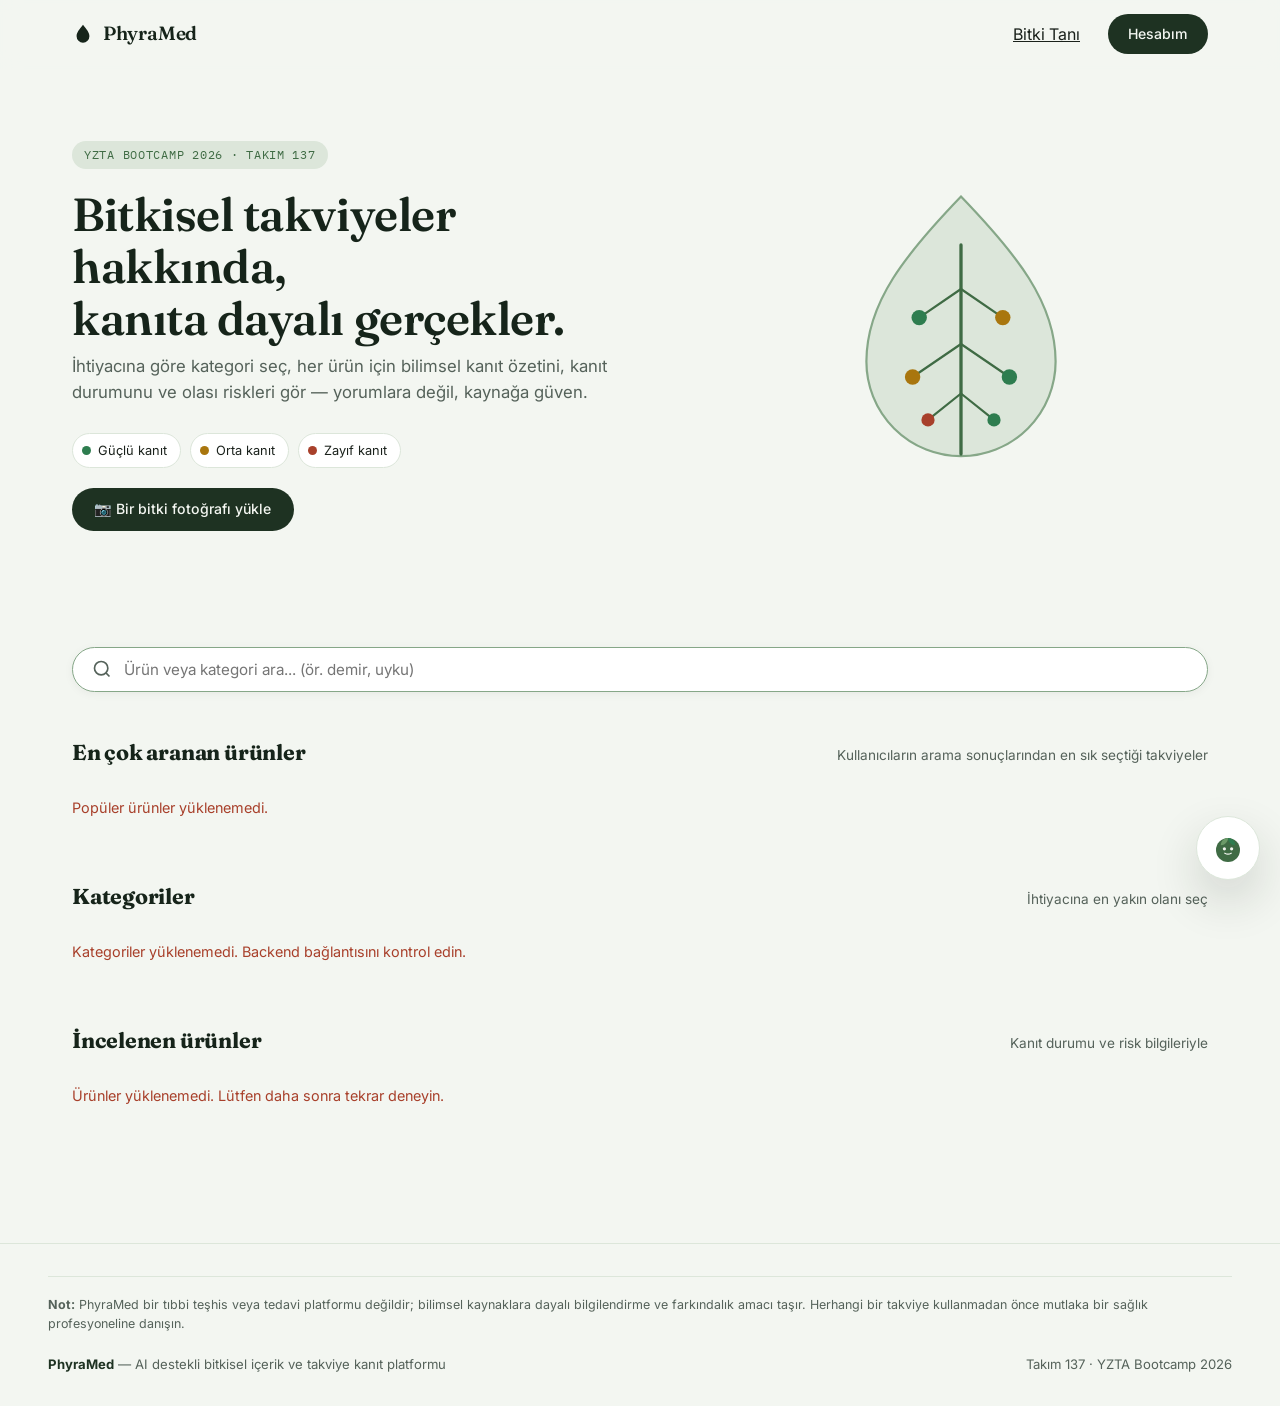
<file: index.html>
<!doctype html>
<html lang="tr">
<head>
  <meta charset="UTF-8" />
  <meta name="viewport" content="width=device-width, initial-scale=1.0" />
  <meta name="description" content="PhyraMed — bitkisel takviyeler için bilimsel kanıt özeti, kanıt durumu ve risk bilgisiyle güvenilir bilgiler." />
  <title>PhyraMed — Kanıta Dayalı Bitkisel Takviye Rehberi</title>
  <link rel="icon" href="data:image/svg+xml,%3Csvg xmlns='http://www.w3.org/2000/svg' viewBox='0 0 24 24'%3E%3Cpath fill='%2329442E' d='M12 2C8 7 5 10.5 5 14.5A7 7 0 0 0 19 14.5C19 10.5 16 7 12 2z'/%3E%3C/svg%3E" />
  <link rel="preconnect" href="https://fonts.googleapis.com" />
  <link href="https://fonts.googleapis.com/css2?family=Fraunces:opsz,wght@9..144,500;9..144,600;9..144,700&family=Inter:wght@400;500;600&family=IBM+Plex+Mono:wght@400;500&display=swap" rel="stylesheet" />
  <link rel="stylesheet" href="css/style.css" />
  <script src="js/data.js" defer></script>
  <script src="js/main.js" defer></script>
</head>
<body data-home="index.html" data-profil="pages/profil.html" data-tani="pages/gorsel-tanima.html">

  <!-- İçerik js/main.js tarafından enjekte ediliyor (bkz. navHTML) -->
  <header class="navbar"></header>

  <main class="page">

    <section class="hero">
      <div>
        <span class="eyebrow">YZTA Bootcamp 2026 · Takım 137</span>
        <h1>Bitkisel takviyeler hakkında,<br>kanıta dayalı gerçekler.</h1>
        <p class="lede">
          İhtiyacına göre kategori seç, her ürün için bilimsel kanıt özetini,
          kanıt durumunu ve olası riskleri gör — yorumlara değil, kaynağa güven.
        </p>
        <div class="legend" aria-label="Kanıt seviyesi açıklaması">
          <span class="legend-chip"><span class="legend-dot" style="background:var(--evidence-strong)"></span>Güçlü kanıt</span>
          <span class="legend-chip"><span class="legend-dot" style="background:var(--evidence-middle)"></span>Orta kanıt</span>
          <span class="legend-chip"><span class="legend-dot" style="background:var(--evidence-weak)"></span>Zayıf kanıt</span>
        </div>
        <p style="margin-top:1.25rem;">
          <a href="pages/gorsel-tanima.html" class="btn-primary" style="display:inline-flex;text-decoration:none;">
            📷 Bir bitki fotoğrafı yükle
          </a>
        </p>
      </div>

      <div class="hero-art" aria-hidden="true">
        <!-- İmza görsel: yaprak + moleküler damar deseni -->
        <svg viewBox="0 0 320 320" fill="none">
          <path d="M160 26C110 78 74 122 74 176a86 86 0 0 0 172 0c0-54-36-98-86-150z"
                fill="var(--forest-100)" stroke="var(--forest-300)" stroke-width="2"/>
          <path d="M160 70v190" stroke="var(--forest-500)" stroke-width="3" stroke-linecap="round"/>
          <path d="M160 110l-38 26M160 110l38 26M160 160l-44 30M160 160l44 30M160 205l-30 24M160 205l30 24"
                stroke="var(--forest-500)" stroke-width="2" stroke-linecap="round"/>
          <circle cx="122" cy="136" r="7" fill="var(--evidence-strong)"/>
          <circle cx="198" cy="136" r="7" fill="var(--evidence-middle)"/>
          <circle cx="116" cy="190" r="7" fill="var(--evidence-middle)"/>
          <circle cx="204" cy="190" r="7" fill="var(--evidence-strong)"/>
          <circle cx="130" cy="229" r="6" fill="var(--evidence-weak)"/>
          <circle cx="190" cy="229" r="6" fill="var(--evidence-strong)"/>
        </svg>
      </div>
    </section>

    <section class="section search-section">
      <div class="search-bar-wrap">
        <svg width="20" height="20" viewBox="0 0 24 24" fill="none" stroke="currentColor" stroke-width="2">
          <circle cx="11" cy="11" r="8"/><path d="m21 21-4.3-4.3"/>
        </svg>
        <input
          type="text"
          id="search-input"
          class="search-input"
          placeholder="Ürün veya kategori ara... (ör. demir, uyku)"
          autocomplete="off"
        />
        <button type="button" id="search-clear" class="search-clear" style="display:none;" aria-label="Aramayı temizle">✕</button>
      </div>
      <div id="search-results" class="search-results" style="display:none;"></div>
    </section>

    <section class="section" id="popular-section">
      <div class="section-head">
        <h2>En çok aranan ürünler</h2>
        <span class="hint">Kullanıcıların arama sonuçlarından en sık seçtiği takviyeler</span>
      </div>
      <div class="grid popular-products" id="popular-grid"></div>
    </section>

    <section class="section">
      <div class="section-head">
        <h2>Kategoriler</h2>
        <span class="hint">İhtiyacına en yakın olanı seç</span>
      </div>
      <div class="grid categories" id="category-grid"></div>
    </section>

    <section class="section">
      <div class="section-head">
        <h2>İncelenen ürünler</h2>
        <span class="hint">Kanıt durumu ve risk bilgileriyle</span>
      </div>
      <div class="grid products" id="product-grid"></div>
    </section>

  </main>

  <footer class="site-footer"></footer>

  <div class="chatbot-wrap"></div>

<script>
  document.addEventListener("DOMContentLoaded", async () => {
    const catGrid = document.getElementById("category-grid");
    const prodGrid = document.getElementById("product-grid");

    const API_BASE_URL =
      PhyraMed.API_BASE_URL || "http://127.0.0.1:8000";

    const CATEGORY_ORDER = [
      "Uyku ve Dinlenme",
      "Stres ve Zihinsel İyi Oluş",
      "Sindirim ve Bağırsak Sağlığı",
      "Bağışıklık Desteği",
      "Enerji ve Yorgunluk",
      "Cilt, Saç ve Tırnak Desteği",
    ];

    let categories = [];
    let products = [];
    let activeCategory = null;

    PhyraMed.renderSkeletons(catGrid, 6, "skeleton-category");
    PhyraMed.renderSkeletons(prodGrid, 6, "skeleton-product");

    const popGrid = document.getElementById("popular-grid");
    PhyraMed.renderSkeletons(popGrid, 4, "skeleton-product");

    try {
      const [categoryResponse, productResponse, popularResponse] = await Promise.all([
        fetch(`${API_BASE_URL}/category/`),
        fetch(`${API_BASE_URL}/products/`),
        fetch(`${API_BASE_URL}/products/popular?limit=4`),
      ]);

      if (!categoryResponse.ok) throw new Error(`Kategori isteği başarısız: ${categoryResponse.status}`);
      if (!productResponse.ok) throw new Error(`Ürün isteği başarısız: ${productResponse.status}`);
      if (!popularResponse.ok) throw new Error(`Popüler ürün isteği başarısız: ${popularResponse.status}`);   // <-- YENİ

      categories = await categoryResponse.json();
      products = await productResponse.json();
      const popularProducts = await popularResponse.json();

      categories.sort((a, b) => {
        const aIndex = CATEGORY_ORDER.indexOf(a.name);
        const bIndex = CATEGORY_ORDER.indexOf(b.name);
        return aIndex - bIndex;
      });
const POPULAR_CARD_COLORS = [
      { bg: "linear-gradient(135deg, #1E3222, #16241A)", text: "#fff" },
      { bg: "linear-gradient(135deg, #2E7D4F, #1E3222)", text: "#fff" },
      { bg: "linear-gradient(135deg, #3F6B44, #29442E)", text: "#fff" },
      { bg: "linear-gradient(135deg, #6B9A68, #3F6B44)", text: "#fff" },
    ];

    function renderPopularProducts(popularProducts) {
      popGrid.innerHTML = "";

      if (!popularProducts || popularProducts.length === 0) {
        popGrid.innerHTML = `<p style="grid-column:1/-1;color:var(--muted);font-size:0.9rem;">Henüz yeterli arama verisi yok.</p>`;
        return;
      }

      popularProducts.forEach((product, i) => {
        const color = POPULAR_CARD_COLORS[i % POPULAR_CARD_COLORS.length];
        const link = document.createElement("a");
        link.className = "card popular-card";
        link.href = `pages/urun.html?id=${encodeURIComponent(product.id)}&v=20260802-final2`;
        link.style.background = color.bg;
        link.style.color = color.text;
        link.innerHTML = `
          <span class="popular-rank">#${i + 1}</span>
          <h3>${PhyraMed.escapeHTML(product.name)}</h3>
          <p class="desc" style="color:inherit;opacity:0.9;">
            ${PhyraMed.escapeHTML(product.usage_purpose || "")}
          </p>
          <span class="popular-search-count">🔍 ${product.search_count ?? 0} seçim</span>
        `;
        popGrid.appendChild(link);
      });
    }
      renderCategories();
      renderProducts(null);
      renderPopularProducts(popularProducts);
    } catch (error) {
      console.error("Ana sayfa verileri yüklenemedi:", error);
      renderLoadError();
    }

    function renderCategories() {
      catGrid.innerHTML = "";

      categories.forEach((category) => {
        const categoryDesign = PhyraMed.CATEGORIES.find(
          (item) => item.name === category.name
        );

        const icon =
          categoryDesign?.icon ||
          '<path d="M12 2C8 7 5 10.5 5 14.5A7 7 0 0 0 19 14.5C19 10.5 16 7 12 2z"/>';

        const button = document.createElement("button");

        button.className = "card category";
        button.dataset.categoryId = category.id;

        button.innerHTML = `
          <svg
            width="22"
            height="22"
            viewBox="0 0 24 24"
            fill="none"
            stroke="currentColor"
            stroke-width="1.8"
            stroke-linecap="round"
            stroke-linejoin="round"
          >
            ${icon}
          </svg>

          <span>
            ${PhyraMed.escapeHTML(category.name)}
          </span>
        `;

        button.addEventListener("click", () => {
          activeCategory =
            activeCategory === category.id
              ? null
              : category.id;

          [...catGrid.children].forEach((element) => {
            element.classList.toggle(
              "active",
              Number(element.dataset.categoryId) === activeCategory
            );
          });

          renderProducts(activeCategory);
        });

        catGrid.appendChild(button);
      });
    }

    function renderProducts(categoryId) {
      const filteredProducts = categoryId
        ? products.filter(
            (product) => product.category_id === categoryId
          )
        : products;

      prodGrid.innerHTML = "";

      if (filteredProducts.length === 0) {
        prodGrid.innerHTML = `
          <p
            style="
              grid-column:1/-1;
              color:var(--muted);
              font-size:0.9rem;
            "
          >
            Bu kategoride henüz kayıtlı ürün bulunmuyor.
          </p>
        `;

        return;
      }

      filteredProducts.forEach((product) => {
        const evidenceLevel =
          product.evidence_level || "Bekliyor";

        const evidenceText =
          PhyraMed.evidenceBadgeText(evidenceLevel);

        const link = document.createElement("a");

        link.className = "card product";
        link.href =
          `pages/urun.html?id=${encodeURIComponent(product.id)}&v=20260802-final2`;

        link.innerHTML = `
          <div class="card-top">
            <h3>
              ${PhyraMed.escapeHTML(product.name)}
            </h3>

            <span
              class="
                evidence-badge
                evidence-${PhyraMed.escapeHTML(evidenceLevel)}
              "
            >
              ${PhyraMed.escapeHTML(evidenceText)}
            </span>
          </div>

          <p class="desc">
            ${PhyraMed.escapeHTML(
              product.usage_purpose ||
              "Kullanım amacı bilgisi henüz eklenmedi."
            )}
          </p>
        `;

        prodGrid.appendChild(link);
      });
    }

    function renderLoadError() {
      catGrid.innerHTML = `
        <p
          style="
            grid-column:1/-1;
            color:var(--evidence-weak);
            font-size:0.9rem;
          "
        >
          Kategoriler yüklenemedi. Backend bağlantısını kontrol edin.
        </p>
      `;

      prodGrid.innerHTML = `
        <p style="grid-column:1/-1;color:var(--evidence-weak);font-size:0.9rem;">
          Ürünler yüklenemedi. Lütfen daha sonra tekrar deneyin.
        </p>
      `;

      popGrid.innerHTML = `
        <p style="grid-column:1/-1;color:var(--evidence-weak);font-size:0.9rem;">
          Popüler ürünler yüklenemedi.
        </p>
      `;
    }

    // --- Arama çubuğu ---
    const searchInput = document.getElementById("search-input");
    const searchResults = document.getElementById("search-results");
    const searchClear = document.getElementById("search-clear");
    let searchDebounceTimer = null;

    searchInput.addEventListener("input", () => {
      const query = searchInput.value.trim();
      searchClear.style.display = query ? "block" : "none";

      clearTimeout(searchDebounceTimer);

      if (!query) {
        searchResults.style.display = "none";
        searchResults.innerHTML = "";
        return;
      }

      searchDebounceTimer = setTimeout(() => runSearch(query), 300);
    });

    searchClear.addEventListener("click", () => {
      searchInput.value = "";
      searchClear.style.display = "none";
      searchResults.style.display = "none";
      searchResults.innerHTML = "";
      searchInput.focus();
    });

    document.addEventListener("click", (e) => {
      if (!e.target.closest(".search-section")) {
        searchResults.style.display = "none";
      }
    });

    async function runSearch(query) {
      searchResults.style.display = "block";
      searchResults.innerHTML = `<p class="search-loading">Aranıyor...</p>`;

      try {
        const res = await fetch(`${API_BASE_URL}/search/?q=${encodeURIComponent(query)}`);
        if (!res.ok) throw new Error(`Arama isteği başarısız: ${res.status}`);

        const result = await res.json();
        renderSearchResults(result);
      } catch (error) {
        console.error("Arama başarısız:", error);
        searchResults.innerHTML = `<p class="search-loading" style="color:var(--evidence-weak);">Arama sırasında bir hata oluştu.</p>`;
      }
    }

    function renderSearchResults(result) {
      const cats = result.categories || [];
      const prods = result.products || [];

if (cats.length === 0 && prods.length === 0) {
        searchResults.innerHTML = `
          <div class="search-no-result">
            <p class="search-loading" style="margin:0 0 0.6rem;">Sonuç bulunamadı.</p>
            <button type="button" class="btn-primary search-ask-ai-btn" id="search-ask-ai-btn">
              🤖 Phyra Asistan'a sor
            </button>
          </div>
        `;

        const askBtn = document.getElementById("search-ask-ai-btn");
        askBtn.addEventListener("click", () => {
          const currentQuery = searchInput.value.trim();
          searchResults.style.display = "none";
          PhyraMed.askChatbot(`${currentQuery} nedir, ne işe yarar?`);
        });

        return;
      }

      let html = "";

      if (cats.length > 0) {
        html += `<div class="search-group-label">Kategoriler</div>`;
        cats.forEach((cat) => {
          html += `
            <a class="search-result-row" data-category-id="${cat.id}">
              📁 ${PhyraMed.escapeHTML(cat.name)}
            </a>
          `;
        });
      }

      if (prods.length > 0) {
        html += `<div class="search-group-label">Ürünler</div>`;
        prods.forEach((p) => {
          html += `
            <a
              class="search-result-row"
              data-product-id="${p.id}"
              href="pages/urun.html?id=${encodeURIComponent(p.id)}&v=20260802-final2"
            >
              🌿 ${PhyraMed.escapeHTML(p.name)}
            </a>
          `;
        });
      }

      searchResults.innerHTML = html;

      searchResults.querySelectorAll("[data-category-id]").forEach((el) => {
        el.addEventListener("click", async () => {
          const catId = Number(el.dataset.categoryId);
          if (!Number.isInteger(catId) || catId <= 0) return;

          activeCategory = catId;
          searchResults.style.display = "none";
          searchInput.value = "";
          searchClear.style.display = "none";

          [...catGrid.children].forEach((element) => {
            element.classList.toggle("active", Number(element.dataset.categoryId) === activeCategory);
          });

          try {
            const response = await fetch(
              `${API_BASE_URL}/category/${encodeURIComponent(catId)}/search-selection`,
              {
                method: "POST",
                keepalive: true,
              }
            );
            if (!response.ok) {
              throw new Error(`Kategori arama seçimi kaydedilemedi: ${response.status}`);
            }
          } catch (error) {
            console.error("Kategori arama seçimi kaydedilemedi:", error);
          } finally {
            renderProducts(activeCategory);
            document.getElementById("product-grid").scrollIntoView({ behavior: "smooth", block: "start" });
          }
        });
      });

      searchResults.querySelectorAll("[data-product-id]").forEach((el) => {
        el.addEventListener("click", async (event) => {
          event.preventDefault();

          const productId = Number(el.dataset.productId);
          const destination = el.href;

          try {
            const response = await fetch(
              `${API_BASE_URL}/products/${encodeURIComponent(productId)}/search-selection`,
              {
                method: "POST",
                keepalive: true,
              }
            );

            if (!response.ok) {
              throw new Error(`Arama seçimi kaydedilemedi: ${response.status}`);
            }
          } catch (error) {
            console.error("Arama seçimi kaydedilemedi:", error);
          } finally {
            window.location.assign(destination);
          }
        });
      });
    }
  });
  </script>
</body>
</html>
</file>
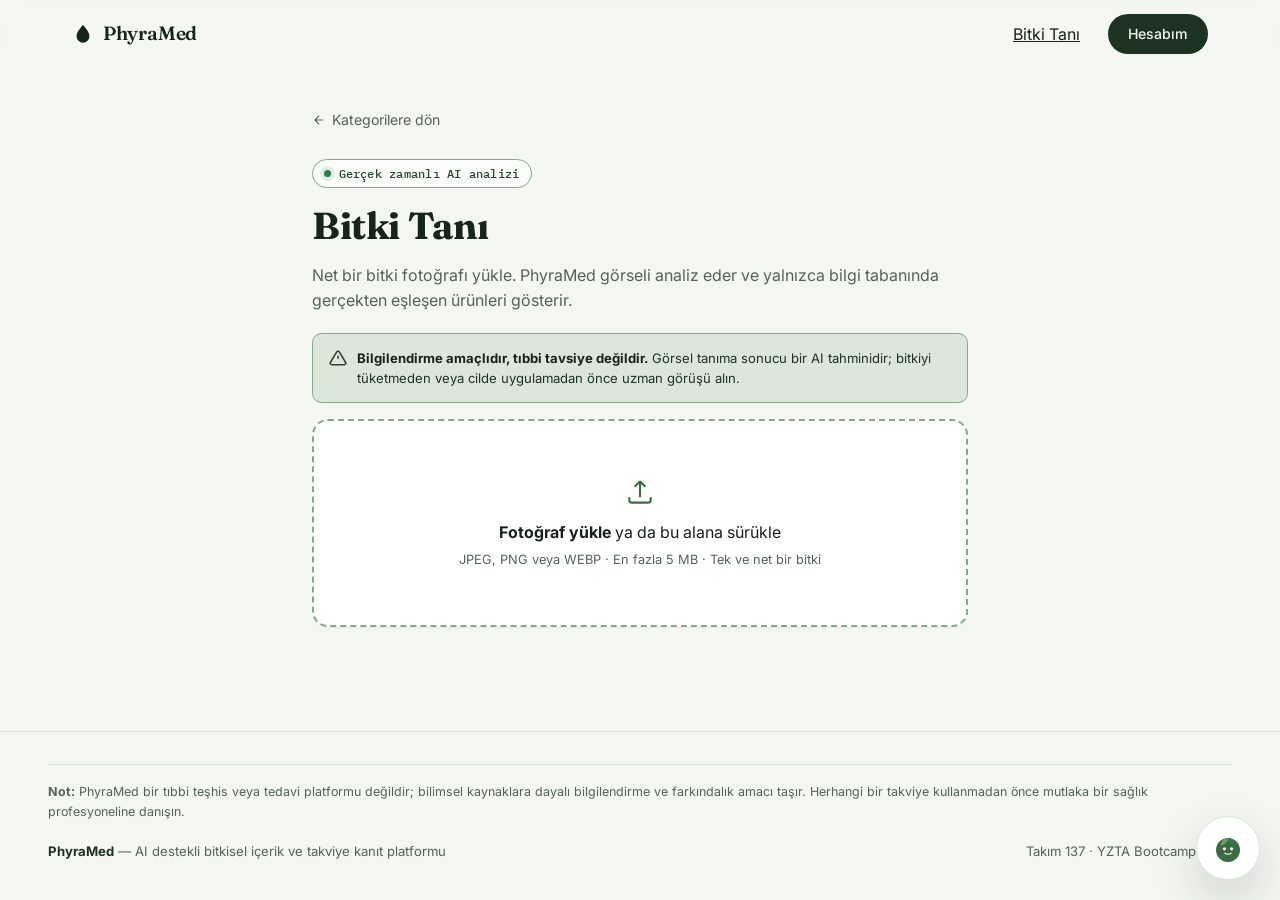
<file: pages/gorsel-tanima.html>
<!doctype html>
<html lang="tr">
<head>
  <meta charset="UTF-8" />
  <meta name="viewport" content="width=device-width, initial-scale=1.0" />
  <title>Bitki Tanı — PhyraMed</title>
  <link rel="icon" href="data:image/svg+xml,%3Csvg xmlns='http://www.w3.org/2000/svg' viewBox='0 0 24 24'%3E%3Cpath fill='%2329442E' d='M12 2C8 7 5 10.5 5 14.5A7 7 0 0 0 19 14.5C19 10.5 16 7 12 2z'/%3E%3C/svg%3E" />
  <link rel="preconnect" href="https://fonts.googleapis.com" />
  <link href="https://fonts.googleapis.com/css2?family=Fraunces:opsz,wght@9..144,500;9..144,600;9..144,700&family=Inter:wght@400;500;600&family=IBM+Plex+Mono:wght@400;500&display=swap" rel="stylesheet" />
  <link rel="stylesheet" href="../css/style.css" />
  <script src="../js/data.js" defer></script>
  <script src="../js/main.js" defer></script>
</head>
<body data-home="../index.html" data-profil="profil.html" data-tani="gorsel-tanima.html">

  <header class="navbar"></header>

  <main class="recognize-page">
    <a href="../index.html" class="back-link">
      <svg width="14" height="14" viewBox="0 0 24 24" fill="none" stroke="currentColor" stroke-width="2"><path d="M19 12H5M12 19l-7-7 7-7"/></svg>
      Kategorilere dön
    </a>

    <div class="recognize-heading">
      <span class="ai-live-badge">
        <span class="ai-live-dot" aria-hidden="true"></span>
        Gerçek zamanlı AI analizi
      </span>
      <h1>Bitki Tanı</h1>
      <p>Net bir bitki fotoğrafı yükle. PhyraMed görseli analiz eder ve yalnızca bilgi tabanında gerçekten eşleşen ürünleri gösterir.</p>
    </div>

    <div class="disclaimer">
      <svg width="18" height="18" viewBox="0 0 24 24" fill="none" stroke="currentColor" stroke-width="2"><path d="M12 9v4M12 17h.01M10.3 3.9 1.8 18a2 2 0 0 0 1.7 3h17a2 2 0 0 0 1.7-3L13.7 3.9a2 2 0 0 0-3.4 0z"/></svg>
      <span><strong>Bilgilendirme amaçlıdır, tıbbi tavsiye değildir.</strong> Görsel tanıma sonucu bir AI tahminidir; bitkiyi tüketmeden veya cilde uygulamadan önce uzman görüşü alın.</span>
    </div>

    <label class="dropzone" id="dropzone" for="photo-input">
      <svg width="32" height="32" viewBox="0 0 24 24" fill="none" stroke="currentColor" stroke-width="1.6"><path d="M12 16V4M12 4l-4 4M12 4l4 4"/><path d="M4 16v2a2 2 0 0 0 2 2h12a2 2 0 0 0 2-2v-2"/></svg>
      <div><strong>Fotoğraf yükle</strong> ya da bu alana sürükle</div>
      <p class="hint">JPEG, PNG veya WEBP · En fazla 5 MB · Tek ve net bir bitki</p>
      <input
        type="file"
        id="photo-input"
        accept="image/jpeg,image/png,image/webp"
        capture="environment"
        aria-describedby="upload-help"
      />
    </label>
    <p id="upload-help" class="sr-only">JPEG, PNG veya WEBP biçiminde en fazla 5 MB boyutunda tek bir bitki fotoğrafı yükleyin.</p>

    <div class="preview-wrap" id="preview-wrap" style="display:none;">
      <img id="preview-img" alt="Yüklenen bitki fotoğrafı önizlemesi" />
      <p class="file-meta" id="file-meta"></p>
      <div class="preview-actions">
        <button type="button" class="btn-primary" id="analyze-btn">AI ile Analiz Et</button>
        <button type="button" class="btn-ghost" id="reset-btn">Başka fotoğraf seç</button>
      </div>
      <div class="analyzing" id="analyzing" style="display:none;" role="status" aria-live="polite">
        <span class="spinner" aria-hidden="true"></span>
        <span>Görsel analiz ediliyor ve PhyraMed kataloğuyla eşleştiriliyor...</span>
      </div>
    </div>

    <div id="result-wrap" aria-live="polite"></div>
  </main>

  <footer class="site-footer"></footer>

  <div class="chatbot-wrap"></div>

  <script>
    document.addEventListener("DOMContentLoaded", () => {
      const dropzone = document.getElementById("dropzone");
      const input = document.getElementById("photo-input");
      const previewWrap = document.getElementById("preview-wrap");
      const previewImg = document.getElementById("preview-img");
      const fileMeta = document.getElementById("file-meta");
      const analyzeBtn = document.getElementById("analyze-btn");
      const resetBtn = document.getElementById("reset-btn");
      const analyzing = document.getElementById("analyzing");
      const resultWrap = document.getElementById("result-wrap");

      const MAX_FILE_SIZE = 5 * 1024 * 1024;
      const ALLOWED_TYPES = new Set(["image/jpeg", "image/png", "image/webp"]);
      const REQUEST_TIMEOUT_MS = 60000;

      let selectedFile = null;
      let previewObjectURL = null;
      let activeController = null;

      ["dragover", "dragenter"].forEach((eventName) => {
        dropzone.addEventListener(eventName, (event) => {
          event.preventDefault();
          dropzone.classList.add("dragover");
        });
      });

      ["dragleave", "drop"].forEach((eventName) => {
        dropzone.addEventListener(eventName, (event) => {
          event.preventDefault();
          dropzone.classList.remove("dragover");
        });
      });

      dropzone.addEventListener("drop", (event) => {
        const file = event.dataTransfer.files?.[0];
        if (file) handleFile(file);
      });

      input.addEventListener("change", () => {
        const file = input.files?.[0];
        if (file) handleFile(file);
      });

      analyzeBtn.addEventListener("click", analyzeSelectedImage);
      resetBtn.addEventListener("click", resetSelection);

      function handleFile(file) {
        clearUploadError();
        clearResult();

        if (!ALLOWED_TYPES.has(file.type)) {
          showUploadError("Sadece JPEG, PNG veya WEBP biçimindeki fotoğraflar yüklenebilir.");
          input.value = "";
          return;
        }

        if (file.size === 0) {
          showUploadError("Seçilen dosya boş. Lütfen başka bir fotoğraf seç.");
          input.value = "";
          return;
        }

        if (file.size > MAX_FILE_SIZE) {
          const sizeMB = (file.size / (1024 * 1024)).toFixed(1);
          showUploadError(`Dosya çok büyük (${sizeMB} MB). En fazla 5 MB boyutunda bir fotoğraf yükleyebilirsin.`);
          input.value = "";
          return;
        }

        abortActiveRequest();
        revokePreviewURL();

        selectedFile = file;
        previewObjectURL = URL.createObjectURL(file);
        previewImg.src = previewObjectURL;
        previewWrap.style.display = "block";
        dropzone.style.display = "none";
        fileMeta.textContent = `${file.name} · ${formatFileSize(file.size)}`;
        analyzeBtn.focus();
      }

      async function analyzeSelectedImage() {
        if (!selectedFile) {
          showUploadError("Önce analiz edilecek bir fotoğraf seç.");
          return;
        }

        abortActiveRequest();
        clearResult();
        setBusy(true);

        const controller = new AbortController();
        activeController = controller;
        const timeoutId = window.setTimeout(() => controller.abort(), REQUEST_TIMEOUT_MS);
        const startedAt = performance.now();

        try {
          const formData = new FormData();
          formData.append("file", selectedFile, selectedFile.name);

          const configuredBase = window.PhyraMed?.API_BASE_URL || "http://127.0.0.1:8000";
          const isHttpPage = window.location.protocol === "http:" || window.location.protocol === "https:";
          const isStandaloneFrontend = ["5500", "5501"].includes(window.location.port);
          const apiBase = isHttpPage && !isStandaloneFrontend
            ? window.location.origin
            : configuredBase;

          const response = await fetch(`${apiBase}/products/identify`, {
            method: "POST",
            body: formData,
            signal: controller.signal,
          });

          const payload = await readJsonSafely(response);

          if (!response.ok) {
            throw new Error(payload?.detail || `Analiz isteği başarısız oldu (${response.status}).`);
          }

          const elapsedSeconds = (performance.now() - startedAt) / 1000;
          renderResult(payload, elapsedSeconds);
        } catch (error) {
          if (error.name === "AbortError") {
            renderError("Analiz süresi aşıldı. İnternet bağlantısını kontrol edip tekrar dene.");
          } else {
            console.error("Görsel tanıma hatası:", error);
            renderError(error.message || "Görsel analiz sırasında beklenmeyen bir sorun oluştu.");
          }
        } finally {
          window.clearTimeout(timeoutId);
          if (activeController === controller) activeController = null;
          setBusy(false);
        }
      }

      function renderResult(result, elapsedSeconds) {
        const esc = window.PhyraMed.escapeHTML;
        const status = String(result.status || "uncertain");
        const confidence = String(result.confidence || "düşük").toLocaleLowerCase("tr-TR");
        const confidenceLabel = {
          "yüksek": "Yüksek güven",
          "orta": "Orta güven",
          "düşük": "Düşük güven",
        }[confidence] || "Düşük güven";
        const confidenceClass = {
          "yüksek": "high",
          "orta": "medium",
          "düşük": "low",
        }[confidence] || "low";
        const quality = String(result.image_quality || "yetersiz").toLocaleLowerCase("tr-TR");
        const qualityLabel = {
          "yeterli": "Görsel kalite: Yeterli",
          "sınırlı": "Görsel kalite: Sınırlı",
          "yetersiz": "Görsel kalite: Yetersiz",
        }[quality] || "Görsel kalite: Yetersiz";

        if (status === "unavailable") {
          renderError(result.description || "Görsel analiz servisi şu anda kullanılamıyor.");
          return;
        }

        if (status === "not_plant") {
          resultWrap.innerHTML = `
            <section class="result-card result-card--neutral">
              <div class="result-heading-row">
                <div>
                  <span class="result-eyebrow">AI GÖRSEL KONTROLÜ</span>
                  <h2>Bitki tespit edilemedi</h2>
                </div>
                <span class="confidence confidence--low">${esc(confidenceLabel)}</span>
              </div>
              <p>${esc(result.description || "Görselde güvenilir biçimde tanımlanabilen bir bitki bulunamadı.")}</p>
              <div class="analysis-meta">
                <span>Görsel AI analizi</span>
                <span>${esc(elapsedSeconds.toFixed(1))} sn</span>
                <span>${esc(qualityLabel)}</span>
              </div>
              <p class="result-disclaimer">${esc(result.disclaimer || "Bu sonuç bir AI tahminidir.")}</p>
            </section>
          `;
          return;
        }

        const displayName = esc(result.identified_name || "Belirlenemedi");
        const nameDetails = [result.identified_name_en, result.scientific_name]
          .filter(Boolean)
          .map((value) => esc(value))
          .join(" · ");
        const matchedProducts = Array.isArray(result.matched_products)
          ? result.matched_products
          : [];
        const visibleParts = Array.isArray(result.visible_parts)
          ? result.visible_parts.filter(Boolean)
          : [];
        const features = Array.isArray(result.distinguishing_features)
          ? result.distinguishing_features.filter(Boolean)
          : [];
        const alternatives = Array.isArray(result.alternative_candidates)
          ? result.alternative_candidates.filter((item) => item && item.name)
          : [];
        const catalogStatus = String(result.catalog_match_status || "not_applicable");
        const needsMoreEvidence = catalogStatus === "needs_more_evidence"
          || Boolean(result.requires_additional_photo)
          || status === "uncertain";
        const isCatalogVerified = (
          catalogStatus === "matched"
          && matchedProducts.length > 0
          && result.verification?.accepted === true
        );
        const resultBadgeLabel = isCatalogVerified
          ? `${confidenceLabel} · Doğrulandı`
          : needsMoreEvidence
            ? "Doğrulama gerekli"
            : catalogStatus === "not_found"
              ? "Katalog dışı tahmin"
              : "Doğrulanmadı";
        const resultBadgeClass = isCatalogVerified
          ? confidenceClass
          : needsMoreEvidence
            ? "medium"
            : "unverified";
        const resultEyebrow = isCatalogVerified
          ? "AI BOTANİK TAHMİNİ · DOĞRULANDI"
          : "AI BOTANİK TAHMİNİ · DOĞRULANMADI";

        const detailsHTML = (visibleParts.length || features.length)
          ? `
              <div class="botanical-evidence">
                ${visibleParts.length ? `
                  <div>
                    <strong>Görüntüde seçilen bölümler</strong>
                    <span>${visibleParts.map((item) => esc(item)).join(", ")}</span>
                  </div>
                ` : ""}
                ${features.length ? `
                  <div>
                    <strong>Ayırt edici görsel özellikler</strong>
                    <ul>${features.map((item) => `<li>${esc(item)}</li>`).join("")}</ul>
                  </div>
                ` : ""}
              </div>
            `
          : "";

        const alternativesHTML = alternatives.length
          ? `
              <div class="alternative-note">
                <strong>Modelin değerlendirdiği alternatifler</strong>
                <span>${alternatives.map((item) => {
                  const scientific = item.scientific_name ? ` (${esc(item.scientific_name)})` : "";
                  return `${esc(item.name)}${scientific}`;
                }).join(", ")}</span>
              </div>
            `
          : "";

        const productHTML = matchedProducts.length
          ? `
              <div class="catalog-match-block">
                <div class="catalog-match-title">
                  <span class="catalog-check" aria-hidden="true">✓</span>
                  İki aşamalı katalog doğrulaması tamamlandı
                </div>
                <p class="match-explanation">${esc(result.match_explanation || "Tür düzeyindeki tahmin ikinci görsel kontrolle doğrulandı.")}</p>
                ${matchedProducts.map(renderMatchedProduct).join("")}
              </div>
            `
          : `
              <div class="catalog-empty-note ${needsMoreEvidence ? "catalog-empty-note--warning" : ""}">
                <strong>${needsMoreEvidence ? "Güvenli ürün bağlantısı oluşturulmadı." : "PhyraMed kataloğunda doğrulanmış eşleşme bulunamadı."}</strong>
                <span>${esc(result.match_explanation || "Botanik tahmin gösterildi; ürün bilgisi veya kullanım önerisi üretilmedi.")}</span>
                <span>Üstteki bitki adı yalnızca model tahminidir; doğrulanmış tür tanısı olarak kullanılmamalıdır.</span>
                ${needsMoreEvidence ? `<span>Yaprak, çiçek ve gövdeyi birlikte gösteren daha net bir fotoğraf yükleyin.</span>` : ""}
              </div>
            `;

        resultWrap.innerHTML = `
          <section class="result-card ${!isCatalogVerified ? "result-card--uncertain" : ""}">
            <div class="result-heading-row">
              <div>
                <span class="result-eyebrow">${esc(resultEyebrow)}</span>
                <h2>${displayName}</h2>
                ${nameDetails ? `<p class="scientific-line">${nameDetails}</p>` : ""}
              </div>
              <span class="confidence confidence--${resultBadgeClass}">${esc(resultBadgeLabel)}</span>
            </div>

            <p class="visual-description">${esc(result.description || "Görsel özelliklere göre bir botanik tahmin oluşturuldu.")}</p>

            <div class="analysis-meta">
              <span>Açık uçlu botanik analiz</span>
              <span>${esc(elapsedSeconds.toFixed(1))} sn</span>
              <span>${esc(qualityLabel)}</span>
              <span>Model tahmin güveni: ${esc(confidence)}</span>
              <span>${isCatalogVerified ? "Katalog doğrulaması: Tamamlandı" : "Katalog doğrulaması: Yok"}</span>
            </div>

            ${detailsHTML}
            ${alternativesHTML}
            ${productHTML}

            <p class="result-disclaimer">${esc(result.disclaimer || "Bu sonuç bir AI tahminidir; kesin teşhis değildir.")}</p>
          </section>
        `;

        resultWrap.scrollIntoView({ behavior: "smooth", block: "start" });
      }

      function renderMatchedProduct(product) {
        const esc = window.PhyraMed.escapeHTML;
        const productId = Number(product.id);
        const safeId = Number.isInteger(productId) && productId > 0 ? productId : null;
        const evidenceText = window.PhyraMed.evidenceBadgeText(product.evidence_level);
        const categoryName = product.category?.name || "PhyraMed ürünü";

        return `
          <article class="matched-product-card">
            <div class="matched-product-copy">
              <span class="matched-product-category">${esc(categoryName)}</span>
              <h3>${esc(product.name || "İlgili ürün")}</h3>
              <p>${esc(product.usage_purpose || "Bu ürün için bilgi tabanındaki kayıt incelenebilir.")}</p>
              <span class="evidence-mini">Kanıt durumu: ${esc(evidenceText)}</span>
            </div>
            ${safeId ? `<a href="urun.html?id=${encodeURIComponent(safeId)}&v=20260802-final2" class="btn-primary matched-product-link">Ürün bilgisini incele</a>` : ""}
          </article>
        `;
      }

      function renderError(message) {
        const esc = window.PhyraMed.escapeHTML;
        resultWrap.innerHTML = `
          <section class="result-card result-card--error" role="alert">
            <span class="result-eyebrow">ANALİZ TAMAMLANAMADI</span>
            <h2>Görsel analiz edilemedi</h2>
            <p>${esc(message)}</p>
            <p class="result-disclaimer">Fotoğrafın net, tek bitki içeren ve 5 MB'tan küçük olduğundan emin ol.</p>
          </section>
        `;
      }

      function showUploadError(message) {
        let errorElement = document.getElementById("upload-error");

        if (!errorElement) {
          errorElement = document.createElement("p");
          errorElement.id = "upload-error";
          errorElement.className = "upload-error";
          errorElement.setAttribute("role", "alert");
          dropzone.insertAdjacentElement("afterend", errorElement);
        }

        errorElement.textContent = message;
      }

      function clearUploadError() {
        document.getElementById("upload-error")?.remove();
      }

      function clearResult() {
        resultWrap.innerHTML = "";
      }

      function setBusy(isBusy) {
        analyzing.style.display = isBusy ? "flex" : "none";
        analyzeBtn.disabled = isBusy;
        resetBtn.disabled = isBusy;
        input.disabled = isBusy;
        analyzeBtn.textContent = isBusy ? "Analiz ediliyor..." : "AI ile Analiz Et";
      }

      function abortActiveRequest() {
        if (activeController) {
          activeController.abort();
          activeController = null;
        }
      }

      function revokePreviewURL() {
        if (previewObjectURL) {
          URL.revokeObjectURL(previewObjectURL);
          previewObjectURL = null;
        }
      }

      function resetSelection() {
        abortActiveRequest();
        revokePreviewURL();
        selectedFile = null;
        input.value = "";
        previewImg.removeAttribute("src");
        fileMeta.textContent = "";
        previewWrap.style.display = "none";
        dropzone.style.display = "flex";
        clearResult();
        clearUploadError();
        setBusy(false);
        dropzone.focus?.();
      }

      function formatFileSize(bytes) {
        if (bytes < 1024 * 1024) return `${Math.ceil(bytes / 1024)} KB`;
        return `${(bytes / (1024 * 1024)).toFixed(1)} MB`;
      }

      async function readJsonSafely(response) {
        const text = await response.text();
        if (!text) return {};

        try {
          return JSON.parse(text);
        } catch {
          return { detail: text };
        }
      }

      window.addEventListener("beforeunload", () => {
        abortActiveRequest();
        revokePreviewURL();
      });
    });
  </script>
</body>
</html>
</file>
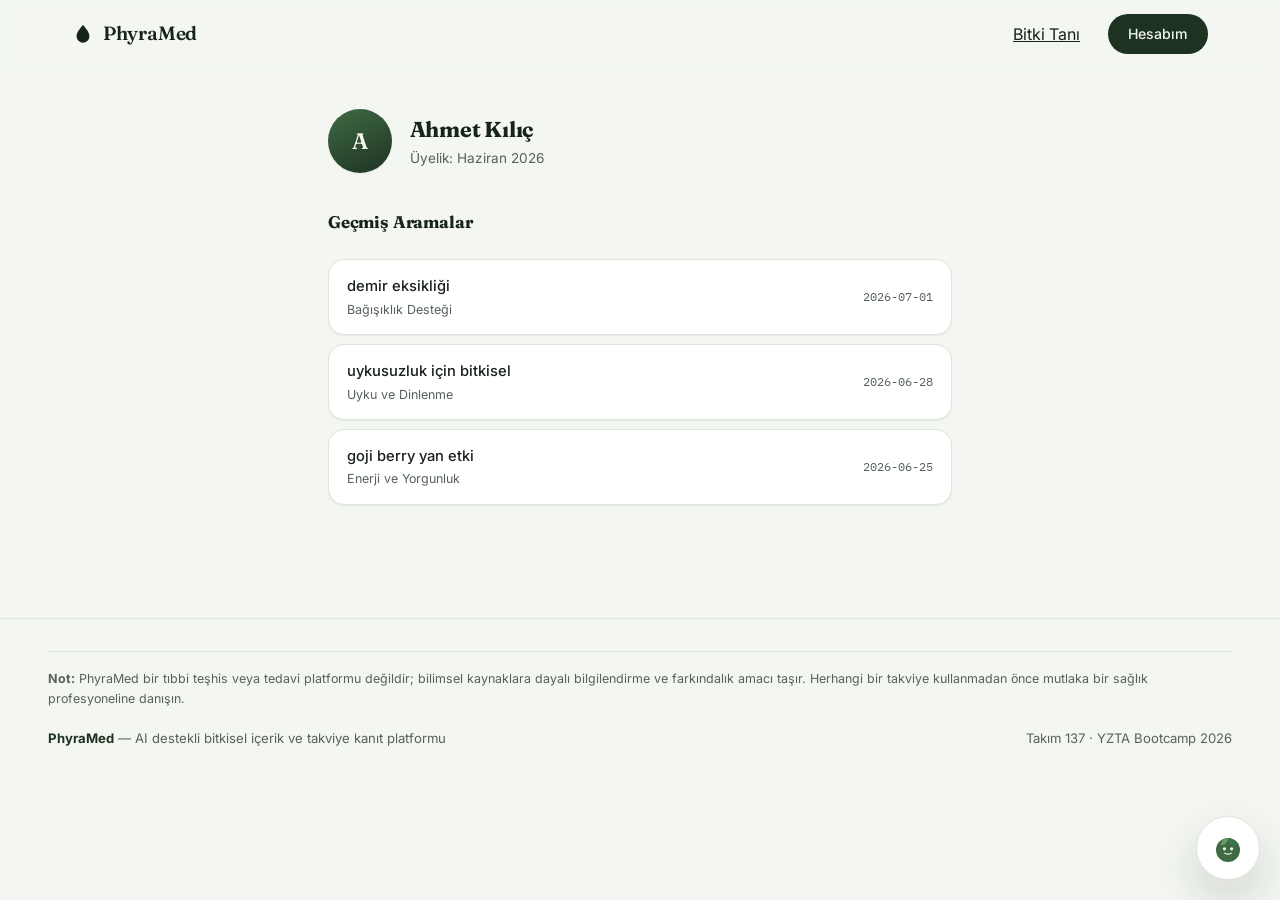
<file: pages/profil.html>
<!doctype html>
<html lang="tr">
<head>
  <meta charset="UTF-8" />
  <meta name="viewport" content="width=device-width, initial-scale=1.0" />
  <title>Profilim — PhyraMed</title>
  <link rel="icon" href="data:image/svg+xml,%3Csvg xmlns='http://www.w3.org/2000/svg' viewBox='0 0 24 24'%3E%3Cpath fill='%2329442E' d='M12 2C8 7 5 10.5 5 14.5A7 7 0 0 0 19 14.5C19 10.5 16 7 12 2z'/%3E%3C/svg%3E" />
  <link rel="preconnect" href="https://fonts.googleapis.com" />
  <link href="https://fonts.googleapis.com/css2?family=Fraunces:opsz,wght@9..144,500;9..144,600;9..144,700&family=Inter:wght@400;500;600&family=IBM+Plex+Mono:wght@400;500&display=swap" rel="stylesheet" />
  <link rel="stylesheet" href="../css/style.css" />
  <script src="../js/data.js" defer></script>
  <script src="../js/main.js" defer></script>
</head>
<body data-home="../index.html" data-profil="profil.html" data-tani="gorsel-tanima.html">

  <header class="navbar"></header>

  <main class="profile-page">
    <div class="profile-head">
      <div class="avatar">A</div>
      <div>
        <h1>Ahmet Kılıç</h1>
        <p class="since">Üyelik: Haziran 2026</p>
      </div>
    </div>

    <div class="section-head" style="margin-bottom:1rem;">
      <h2 style="font-size:1.05rem;">Geçmiş Aramalar</h2>
    </div>
    <div id="history-list"></div>
  </main>

  <footer class="site-footer"></footer>

  <div class="chatbot-wrap"></div>

  <script>
    document.addEventListener("DOMContentLoaded", () => {
      const list = document.getElementById("history-list");

      PhyraMed.renderSkeletons(list, 3, "skeleton-row");

      setTimeout(() => {
        list.innerHTML = "";
        PhyraMed.SEARCH_HISTORY.forEach((h, i) => {
          const div = document.createElement("div");
          div.className = "history-item";
          div.style.animationDelay = `${i * 0.06}s`;
          div.innerHTML = `
            <div>
              <p class="query">${PhyraMed.escapeHTML(h.query)}</p>
              <p class="cat">${PhyraMed.escapeHTML(h.category)}</p>
            </div>
            <span class="date">${PhyraMed.escapeHTML(h.date)}</span>
          `;
          list.appendChild(div);
        });
      }, 350);
    });
  </script>
</body>
</html>
</file>
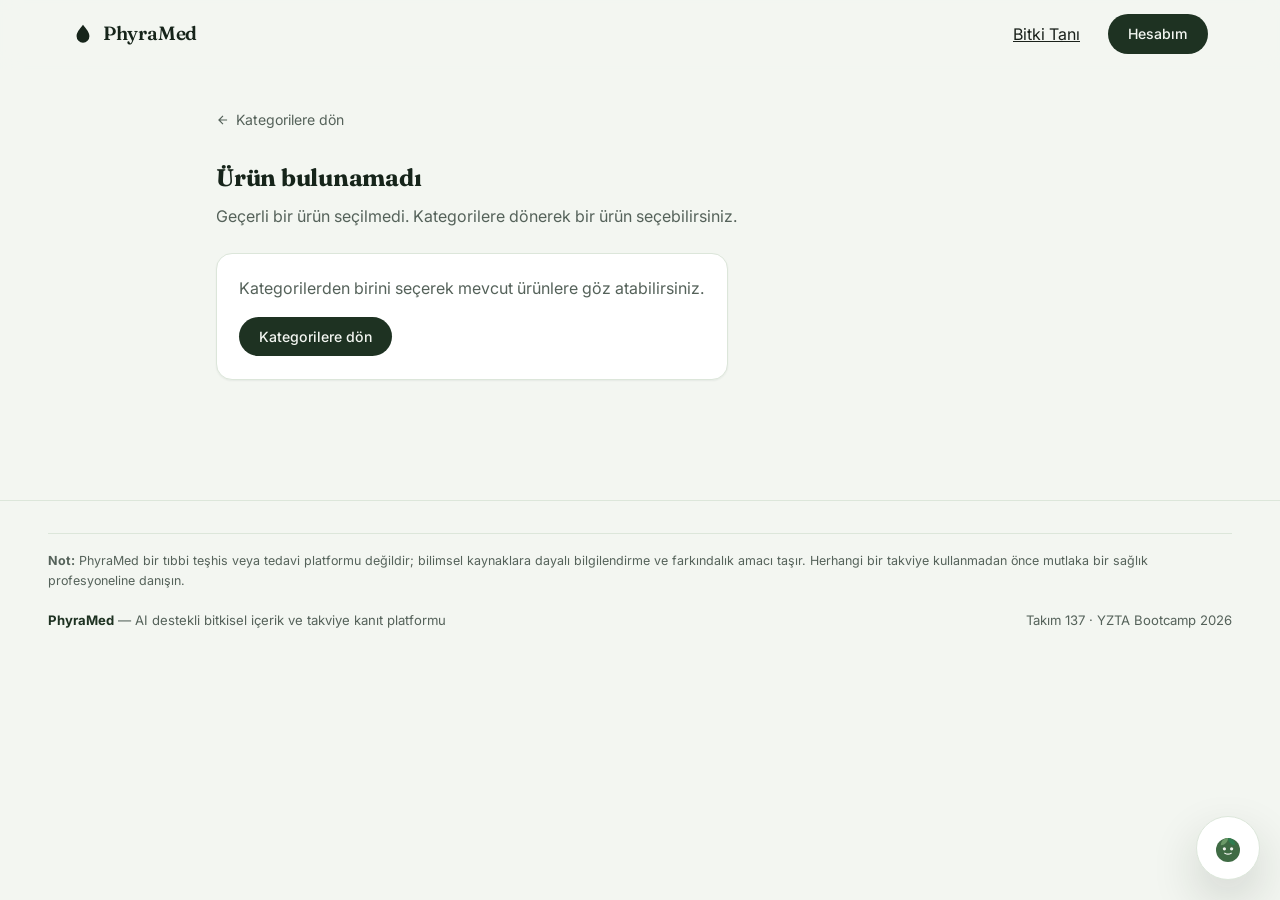
<file: pages/urun.html>
<!doctype html>
<html lang="tr">
<head>
  <meta charset="UTF-8" />
  <meta name="viewport" content="width=device-width, initial-scale=1.0" />
  <title>Ürün Detayı — PhyraMed</title>
  <link rel="icon" href="data:image/svg+xml,%3Csvg xmlns='http://www.w3.org/2000/svg' viewBox='0 0 24 24'%3E%3Cpath fill='%2329442E' d='M12 2C8 7 5 10.5 5 14.5A7 7 0 0 0 19 14.5C19 10.5 16 7 12 2z'/%3E%3C/svg%3E" />
  <link rel="preconnect" href="https://fonts.googleapis.com" />
  <link href="https://fonts.googleapis.com/css2?family=Fraunces:opsz,wght@9..144,500;9..144,600;9..144,700&family=Inter:wght@400;500;600&family=IBM+Plex+Mono:wght@400;500&display=swap" rel="stylesheet" />
  <link rel="stylesheet" href="../css/style.css" />
  <script src="../js/data.js" defer></script>
  <script src="../js/main.js" defer></script>
</head>
<body data-home="../index.html" data-profil="profil.html" data-tani="gorsel-tanima.html">

  <header class="navbar"></header>

  <div class="product-header">
    <a href="../index.html" class="back-link">
      <svg width="14" height="14" viewBox="0 0 24 24" fill="none" stroke="currentColor" stroke-width="2"><path d="M19 12H5M12 19l-7-7 7-7"/></svg>
      Kategorilere dön
    </a>
    <div class="card-top" id="product-title-row"></div>
    <p id="product-purpose" style="max-width:38rem;"></p>
  </div>

  <div class="product-layout">
    <div id="product-main"></div>
    <aside id="product-aside"></aside>
  </div>

  <footer class="site-footer"></footer>

  <div class="chatbot-wrap"></div>

<script>
  document.addEventListener("DOMContentLoaded", async () => {
    const mainEl = document.getElementById("product-main");
    const asideEl = document.getElementById("product-aside");
    const titleRowEl = document.getElementById("product-title-row");
    const purposeEl = document.getElementById("product-purpose");

    const API_BASE_URL =
      PhyraMed.API_BASE_URL || "http://127.0.0.1:8000";

    PhyraMed.renderSkeletons(mainEl, 2, "skeleton-panel");
    PhyraMed.renderSkeletons(asideEl, 1, "skeleton-panel");

    const params = new URLSearchParams(window.location.search);
    const productId = Number(params.get("id"));

    if (!Number.isInteger(productId) || productId <= 0) {
      renderNotFound(
        "Geçerli bir ürün seçilmedi. Kategorilere dönerek bir ürün seçebilirsiniz."
      );
      return;
    }

    try {
      const response = await fetch(
        `${API_BASE_URL}/products/${encodeURIComponent(productId)}`
      );

      if (response.status === 404) {
        renderNotFound(
          "Aradığınız takviye veritabanımızda mevcut değil ya da kaldırılmış olabilir."
        );
        return;
      }

      if (!response.ok) {
        throw new Error(
          `Ürün detayı isteği başarısız: ${response.status}`
        );
      }

      const product = await response.json();
      renderProduct(product);
    } catch (error) {
      console.error("Ürün detayı yüklenemedi:", error);
      renderLoadError();
    }

    function renderNotFound(message) {
      document.title = "Ürün bulunamadı — PhyraMed";
      titleRowEl.innerHTML = `
        <h1 style="font-size:1.5rem;color:var(--forest-900);">Ürün bulunamadı</h1>
      `;
      purposeEl.textContent = message;
      asideEl.style.display = "none";
      mainEl.innerHTML = `
        <section class="panel">
          <p style="margin:0 0 1rem;">Kategorilerden birini seçerek mevcut ürünlere göz atabilirsiniz.</p>
          <a href="../index.html" class="nav-cta" style="display:inline-flex;">Kategorilere dön</a>
        </section>
      `;
    }

    function renderLoadError() {
      document.title = "Ürün yüklenemedi — PhyraMed";
      titleRowEl.innerHTML = `
        <h1 style="font-size:1.5rem;color:var(--forest-900);">Ürün bilgisi yüklenemedi</h1>
      `;
      purposeEl.textContent = "Backend bağlantısı sırasında bir sorun oluştu.";
      asideEl.style.display = "none";
      mainEl.innerHTML = `
        <section class="panel">
          <p style="margin:0 0 1rem;color:var(--evidence-weak);">
            Ürün bilgilerine şu anda ulaşılamıyor. Backend'in çalıştığını kontrol edip sayfayı yeniden deneyin.
          </p>
          <button type="button" class="btn-primary" onclick="window.location.reload()">Tekrar dene</button>
        </section>
      `;
    }

    function renderProduct(product) {
      const esc = PhyraMed.escapeHTML;
      const evidenceLevel = product.evidence_level || "Bekliyor";
      const evidenceText = PhyraMed.evidenceBadgeText(evidenceLevel);
      const statusNote = PhyraMed.evidenceStatusNote(evidenceLevel);
      const risks = Array.isArray(product.risks) ? product.risks : [];
      const interactions = Array.isArray(product.interactions) ? product.interactions : [];
      const sources = Array.isArray(product.sources) ? product.sources : [];

      document.title = `${product.name} — PhyraMed`;
      asideEl.style.display = "";

      titleRowEl.innerHTML = `
        <h1 style="font-size:1.7rem;color:var(--forest-900);">${esc(product.name)}</h1>
        <span class="evidence-badge evidence-${esc(evidenceLevel)}">Kanıt durumu: ${esc(evidenceText)}</span>
      `;

      purposeEl.textContent = product.usage_purpose || "Kullanım amacı bilgisi henüz eklenmedi.";

      const summaryText = product.expert_opinion_summary
        ? esc(product.expert_opinion_summary)
        : "Bilimsel kanıt özeti henüz hazırlanmadı.";

      const statusNoteHTML = statusNote
        ? `<p style="font-size:0.85rem;color:var(--muted);margin:0 0 0.75rem;font-style:italic;">${esc(statusNote)}</p>`
        : "";

      const risksHTML = risks.length
        ? `<ul>${risks.map((risk) => {
            const severity = risk.severity || "Belirtilmedi";
            return `<li>${esc(risk.description || "Risk açıklaması bulunmuyor.")}
              <span style="font-size:0.75rem;opacity:0.75;">(${esc(severity)} şiddet)</span></li>`;
          }).join("")}</ul>`
        : `<p style="font-size:0.88rem;color:var(--muted);margin:0;">
            Bu kayıt için risk bilgisi henüz tamamlanmadı. Bilgi bulunmaması ürünün risksiz olduğu anlamına gelmez.
          </p>`;

      const interactionsHTML = interactions.length
        ? `<ul>${interactions.map((interaction) => {
            const interactsWith = interaction.interacts_with || "Etkileşen ürün veya ilaç";
            const description = interaction.description || "Etkileşim açıklaması bulunmuyor.";
            return `<li><strong>${esc(interactsWith)}:</strong> ${esc(description)}</li>`;
          }).join("")}</ul>`
        : `<p style="font-size:0.88rem;color:var(--muted);margin:0;">
            Bu kayıt için etkileşim bilgisi henüz tamamlanmadı. İlaç veya başka takviye kullanan kişilerin sağlık profesyoneline danışması gerekir.
          </p>`;

      mainEl.innerHTML = `
        <div class="disclaimer">
          <svg width="18" height="18" viewBox="0 0 24 24" fill="none" stroke="currentColor" stroke-width="2">
            <path d="M12 9v4M12 17h.01M10.3 3.9 1.8 18a2 2 0 0 0 1.7 3h17a2 2 0 0 0 1.7-3L13.7 3.9a2 2 0 0 0-3.4 0z"/>
          </svg>
          <span>
            <strong>Bilgilendirme amaçlıdır, tıbbi tavsiye değildir.</strong>
            Aşağıdaki bilgiler bilimsel kaynaklardan derlenmiştir; kullanmadan önce bir sağlık profesyoneline danışın.
          </span>
        </div>

        <section class="panel">
          <h2>Bilimsel kanıt özeti</h2>
          ${statusNoteHTML}
          <p style="font-size:0.92rem;color:var(--muted);margin:0;">${summaryText}</p>
        </section>

        <section class="panel risk">
          <h2>⚠ Riskler ve olası yan etkiler</h2>
          ${risksHTML}
        </section>

        <section class="panel">
          <h2>Etkileşimler ve önemli uyarılar</h2>
          ${interactionsHTML}
        </section>

        <section class="panel ai-summary-panel" id="ai-summary-panel">
          <h2>📊 Yorum Analizi</h2>
          <p style="font-size:0.82rem;color:var(--muted);margin:0 0 0.8rem;">
            Bu analiz kullanıcı deneyimlerini özetler; bilimsel kanıt, tanı veya tıbbi tavsiye değildir.
          </p>
          <div id="ai-summary-content"><p class="search-loading">Yorumlar analiz ediliyor...</p></div>
        </section>

        <section class="panel comments-panel">
          <h2>💬 Kullanıcı yorumları</h2>
          <p style="font-size:0.82rem;color:var(--muted);margin:0 0 0.8rem;">
            Yorumlar kullanıcı beyanıdır; doğrulanmış sağlık bilgisi olarak değerlendirilmemelidir.
          </p>
          <div id="comments-list"><p class="search-loading">Yorumlar yükleniyor...</p></div>

          <form id="comment-form" class="comment-form">
            <input type="text" id="comment-username" placeholder="Adınız (boş bırakılabilir)" maxlength="60" />
            <select id="comment-rating">
              <option value="5">⭐⭐⭐⭐⭐ (5)</option>
              <option value="4">⭐⭐⭐⭐ (4)</option>
              <option value="3">⭐⭐⭐ (3)</option>
              <option value="2">⭐⭐ (2)</option>
              <option value="1">⭐ (1)</option>
            </select>
            <textarea id="comment-text" placeholder="Yorumunuzu yazın..." maxlength="500" required></textarea>
            <button type="submit" class="btn-primary">Yorum Gönder</button>
            <p id="comment-error" style="color:var(--evidence-weak);font-size:0.85rem;margin:0;display:none;"></p>
          </form>
        </section>
      `;

      const sourcesHTML = sources.length
        ? sources.map((source) => {
            const title = source.title || "Kaynak başlığı belirtilmedi";
            const type = source.type || "Kaynak türü belirtilmedi";
            const safeUrl = getSafeHttpUrl(source.url);
            const titleHTML = safeUrl
              ? `<a href="${esc(safeUrl)}" target="_blank" rel="noopener noreferrer" style="color:var(--forest-700);text-decoration:underline;">${esc(title)}</a>`
              : `<span>${esc(title)}</span>`;
            return `<div class="source-row">${titleHTML}<span class="source-tag">${esc(type)}</span></div>`;
          }).join("")
        : `<p style="font-size:0.85rem;color:var(--muted);margin:0;">
            Bu kayıt için henüz kaynak eklenmedi; içerik doğrulanmış olarak etiketlenemez.
          </p>`;

      asideEl.innerHTML = `
        <section class="panel">
          <h2>📚 Bilimsel ve resmî kaynaklar</h2>
          ${sourcesHTML}
        </section>
      `;

      loadComments(productId);
      setupCommentForm(productId);
      loadAiSummary(productId);
    }

    function getSafeHttpUrl(value) {
      if (!value) return null;
      try {
        const url = new URL(value);
        if (url.protocol !== "http:" && url.protocol !== "https:") return null;
        return url.href;
      } catch {
        return null;
      }
    }

    async function loadComments(productId) {
      const listEl = document.getElementById("comments-list");
      if (!listEl) return;
      try {
        const res = await fetch(
          `${API_BASE_URL}/comment/${encodeURIComponent(productId)}?_=${Date.now()}`,
          { cache: "no-store" }
        );
        if (!res.ok) throw new Error(`Yorumlar yüklenemedi: ${res.status}`);
        const comments = await res.json();
        renderComments(comments);
      } catch (error) {
        console.error("Yorumlar yüklenemedi:", error);
        listEl.innerHTML = `<p class="search-loading" style="color:var(--evidence-weak);">Yorumlar yüklenemedi.</p>`;
      }
    }

    function renderComments(comments) {
      const listEl = document.getElementById("comments-list");
      const esc = PhyraMed.escapeHTML;
      if (!comments || comments.length === 0) {
        listEl.innerHTML = `<p class="search-loading">Henüz yorum yok. İlk yorumu sen yaz!</p>`;
        return;
      }
      listEl.innerHTML = comments.map((c) => {
        const stars = "⭐".repeat(Math.max(0, Math.min(5, c.rating || 0)));
        const date = c.created_at ? new Date(c.created_at).toLocaleDateString("tr-TR") : "";
        return `
          <div class="comment-row">
            <div class="comment-top">
              <strong>${esc(c.user_name || "Anonim Kullanıcı")}</strong>
              <span class="comment-stars">${stars}</span>
              <span class="comment-date">${esc(date)}</span>
            </div>
            <p class="comment-text">${esc(c.text)}</p>
          </div>
        `;
      }).join("");
    }

    function setupCommentForm(productId) {
      const form = document.getElementById("comment-form");
      if (!form) return;
      form.addEventListener("submit", async (e) => {
        e.preventDefault();
        const errorEl = document.getElementById("comment-error");
        errorEl.style.display = "none";
        const userNameInput = document.getElementById("comment-username").value.trim();
        const rating = Number(document.getElementById("comment-rating").value);
        const text = document.getElementById("comment-text").value.trim();
        if (!text) {
          errorEl.textContent = "Yorum metni boş olamaz.";
          errorEl.style.display = "block";
          return;
        }
        const submitBtn = form.querySelector('button[type="submit"]');
        submitBtn.disabled = true;
        try {
          const res = await fetch(`${API_BASE_URL}/comment/${encodeURIComponent(productId)}`, {
            method: "POST",
            headers: { "Content-Type": "application/json" },
            body: JSON.stringify({
              user_name: userNameInput || "Anonim Kullanıcı",
              text,
              rating,
            }),
          });
          if (!res.ok) {
            const payload = await res.json().catch(() => null);
            const detail = Array.isArray(payload?.detail)
              ? payload.detail.map((item) => item?.msg).filter(Boolean).join(" ")
              : payload?.detail;
            throw new Error(detail || `Yorum gönderilemedi: ${res.status}`);
          }
          form.reset();
          await Promise.all([
            loadComments(productId),
            loadAiSummary(productId),
          ]);
        } catch (error) {
          console.error("Yorum gönderilemedi:", error);
          errorEl.textContent = error.message || "Yorum gönderilirken bir hata oluştu. Lütfen tekrar deneyin.";
          errorEl.style.display = "block";
        } finally {
          submitBtn.disabled = false;
        }
      });
    }

    async function loadAiSummary(productId) {
      const contentEl = document.getElementById("ai-summary-content");
      if (!contentEl) return;
      try {
        const res = await fetch(
          `${API_BASE_URL}/analysis/comments/${encodeURIComponent(productId)}/deep?use_groq=true&_=${Date.now()}`,
          { cache: "no-store" }
        );
        if (!res.ok) throw new Error(`Yorum analizi alınamadı: ${res.status}`);
        const data = await res.json();
        renderAiSummary(data);
      } catch (error) {
        console.error("Yorum analizi yüklenemedi:", error);
        contentEl.innerHTML = `<p class="search-loading" style="color:var(--evidence-weak);">Yorum analizi şu anda oluşturulamıyor.</p>`;
      }
    }

    function renderAiSummary(data) {
      const contentEl = document.getElementById("ai-summary-content");
      const esc = PhyraMed.escapeHTML;
      if (!data.sentiment_distribution || data.sentiment_distribution.total_comments === 0) {
        contentEl.innerHTML = `<p class="search-loading">Henüz analiz edilecek yeterli yorum yok.</p>`;
        return;
      }
      const dist = data.sentiment_distribution;
      const posPct = Math.round(dist.positive.ratio * 100);
      const negPct = Math.round(dist.negative.ratio * 100);
      const neuPct = Math.round(dist.neutral.ratio * 100);
      const sideEffectsHTML = (data.side_effects && data.side_effects.length > 0)
        ? `
          <div class="ai-side-effects">
            <strong>Kullanıcıların bildirdiği olası yan etkiler:</strong>
            <ul>${data.side_effects.slice(0, 5).map((s) => `<li>${esc(s.effect)} (${s.count} kez)</li>`).join("")}</ul>
          </div>
        `
        : "";
      const sampleWarningHTML = data.sample_size_warning
        ? `<p class="analysis-sample-warning">${esc(data.sample_size_warning)}</p>`
        : "";
      const method = String(data.method || "");
      const methodLabel = method.includes("groq")
        ? "Groq destekli dil özeti · Sayısal sonuçlar kural tabanlıdır"
        : "Kural tabanlı güvenli özet · Groq kullanılamadı veya etkinleşmedi";
      contentEl.innerHTML = `
        <p class="ai-summary-text">${esc(data.summary_text || "")}</p>
        <p style="font-size:0.76rem;color:var(--muted);margin:0.45rem 0;">${esc(methodLabel)}</p>
        ${sampleWarningHTML}
        <div class="sentiment-bar">
          <div class="sentiment-segment positive" style="width:${posPct}%;" title="Olumlu %${posPct}"></div>
          <div class="sentiment-segment neutral" style="width:${neuPct}%;" title="Nötr %${neuPct}"></div>
          <div class="sentiment-segment negative" style="width:${negPct}%;" title="Olumsuz %${negPct}"></div>
        </div>
        <div class="sentiment-legend">
          <span>🟢 Olumlu %${posPct}</span>
          <span>⚪ Nötr %${neuPct}</span>
          <span>🔴 Olumsuz %${negPct}</span>
        </div>
        ${sideEffectsHTML}
      `;
    }
  });
</script>
</body>
</html>
</file>
<file: css/style.css>
/* =========================================================
   PhyraMed — Tasarım Sistemi
   Tek kaynak: renkleri/fontları değiştirmek istersen sadece
   buradaki :root değişkenlerini güncelle.
   ========================================================= */
:root {
  /* Zemin: soğuk, hafif yeşile çalan kağıt tonu */
  --paper: #F3F6F1;
  --paper-dim: #E7EEE3;
  --surface: #FFFFFF;

  /* Marka yeşili — koyudan açığa */
  --forest-900: #16241A;
  --forest-800: #1E3222;
  --forest-700: #29442E;
  --forest-500: #3F6B44;
  --forest-300: #86A788;
  --forest-100: #DCE6DA;

  --ink: #1A211B;
  --muted: #55625A;

  /* Kanıt seviyesi kodlaması — sitenin bilimsel omurgası */
  --evidence-strong: #2E7D4F;
  --evidence-strong-bg: #E7F3EB;
  --evidence-middle: #A9760E;
  --evidence-middle-bg: #FBF1DD;
  --evidence-weak: #A8402B;
  --evidence-weak-bg: #F7E7E3;

  --font-display: "Fraunces", "Source Serif 4", Georgia, serif;
  --font-body: "Inter", system-ui, sans-serif;
  --font-mono: "IBM Plex Mono", monospace;

  --radius-card: 1rem;
  --radius-sm: 0.6rem;
  --shadow-sm: 0 1px 2px rgba(22, 36, 26, 0.06);
  --shadow-md: 0 8px 24px rgba(22, 36, 26, 0.08);
  --shadow-lg: 0 20px 48px rgba(22, 36, 26, 0.16);
}

* { box-sizing: border-box; }
html { scroll-behavior: smooth; }

body {
  margin: 0;
  background: var(--paper);
  color: var(--ink);
  font-family: var(--font-body);
  line-height: 1.55;
  -webkit-font-smoothing: antialiased;
}

h1, h2, h3 { font-family: var(--font-display); margin: 0 0 0.5rem; letter-spacing: -0.01em; }
p { margin: 0 0 1rem; color: var(--muted); }
a { color: inherit; }

:focus-visible {
  outline: 2px solid var(--forest-500);
  outline-offset: 3px;
  border-radius: 4px;
}

@media (prefers-reduced-motion: reduce) {
  html { scroll-behavior: auto; }
  *, *::before, *::after {
    animation-duration: 0.01ms !important;
    transition-duration: 0.01ms !important;
  }
}

.container { max-width: 74rem; margin: 0 auto; padding: 0 1.5rem; }

/* ---------- Navbar ---------- */
.navbar {
  position: sticky;
  top: 0;
  z-index: 40;
  background: rgba(243, 246, 241, 0.85);
  backdrop-filter: blur(10px);
  border-bottom: 1px solid transparent;
  transition: border-color 0.25s ease, box-shadow 0.25s ease;
}
.navbar.scrolled {
  border-bottom-color: var(--forest-100);
  box-shadow: var(--shadow-sm);
}
.navbar-inner {
  max-width: 74rem;
  margin: 0 auto;
  padding: 0 1.5rem;
  height: 4.25rem;
  display: flex;
  align-items: center;
  justify-content: space-between;
}
.brand {
  display: flex;
  align-items: center;
  gap: 0.55rem;
  font-family: var(--font-display);
  font-weight: 600;
  font-size: 1.2rem;
  color: var(--forest-900);
  text-decoration: none;
  letter-spacing: -0.01em;
}
.brand svg { flex-shrink: 0; }
.nav-links { display: none; align-items: center; gap: 1.75rem; }
.nav-cta {
  background: var(--forest-800);
  color: var(--paper) !important;
  padding: 0.55rem 1.25rem;
  border-radius: 999px;
  font-size: 0.88rem;
  font-weight: 500;
  text-decoration: none;
  transition: background 0.15s ease, transform 0.15s ease;
}
.nav-cta:hover { background: var(--forest-900); transform: translateY(-1px); }
.menu-btn { display: inline-flex; background: none; border: none; cursor: pointer; padding: 0.5rem; color: var(--forest-900); }
.mobile-menu { display: none; flex-direction: column; gap: 0.25rem; padding: 0 1.5rem 1rem; border-top: 1px solid var(--forest-100); }
.mobile-menu.open { display: flex; padding-top: 0.75rem; }
.mobile-menu a { padding: 0.6rem 0; font-size: 0.92rem; font-weight: 500; color: var(--forest-700); text-decoration: none; }

@media (min-width: 640px) {
  .nav-links { display: flex; }
  .menu-btn { display: none; }
}

/* ---------- Hero ---------- */
main.page { padding: 0 0 4rem; max-width: 74rem; margin: 0 auto; }
.hero {
  display: grid;
  grid-template-columns: 1fr;
  gap: 2.5rem;
  align-items: center;
  padding: 3rem 1.5rem 2.5rem;
}
@media (min-width: 900px) {
  .hero { grid-template-columns: 1.1fr 0.9fr; padding: 4.5rem 1.5rem 3.5rem; }
}
.eyebrow {
  display: inline-flex;
  align-items: center;
  gap: 0.5rem;
  font-family: var(--font-mono);
  font-size: 0.75rem;
  letter-spacing: 0.06em;
  text-transform: uppercase;
  color: var(--forest-500);
  background: var(--forest-100);
  padding: 0.3rem 0.75rem;
  border-radius: 999px;
  margin-bottom: 1.25rem;
}
.hero h1 {
  font-size: 2.1rem;
  line-height: 1.12;
  color: var(--forest-900);
  font-weight: 600;
}
@media (min-width: 640px) { .hero h1 { font-size: 2.9rem; } }
.hero .lede { font-size: 1.05rem; max-width: 34rem; }
.hero-art { display: flex; justify-content: center; }
.hero-art svg { width: 100%; max-width: 22rem; height: auto; }

/* Kanıt seviyesi lejantı — hero altında, içeriğe dayalı gerçek bir imza öğesi */
.legend {
  display: flex;
  flex-wrap: wrap;
  gap: 0.6rem;
  margin-top: 1.75rem;
}
.legend-chip {
  display: flex;
  align-items: center;
  gap: 0.45rem;
  font-size: 0.8rem;
  color: var(--ink);
  background: var(--surface);
  border: 1px solid var(--forest-100);
  border-radius: 999px;
  padding: 0.4rem 0.8rem 0.4rem 0.55rem;
}
.legend-dot { width: 0.55rem; height: 0.55rem; border-radius: 999px; flex-shrink: 0; }

/* ---------- Section ---------- */
.section { padding: 2.75rem 1.5rem 0; }
.section-head { display: flex; align-items: baseline; justify-content: space-between; gap: 1rem; margin-bottom: 1.25rem; }
.section-head h2 { font-size: 1.35rem; color: var(--forest-900); }
.section-head .hint { font-size: 0.85rem; color: var(--muted); }

.grid { display: grid; gap: 0.85rem; grid-template-columns: repeat(2, 1fr); }
@media (min-width: 640px) { .grid { grid-template-columns: repeat(3, 1fr); } }
@media (min-width: 1024px) { .grid.categories { grid-template-columns: repeat(6, 1fr); } }
@media (min-width: 1024px) { .grid.products { grid-template-columns: repeat(3, 1fr); gap: 1.1rem; } }

/* ---------- Cards ---------- */
.card {
  display: block;
  text-align: left;
  background: var(--surface);
  border: 1px solid var(--forest-100);
  border-radius: var(--radius-card);
  padding: 1.1rem;
  cursor: pointer;
  text-decoration: none;
  color: inherit;
  box-shadow: var(--shadow-sm);
  transition: box-shadow 0.2s ease, transform 0.2s ease, border-color 0.2s ease;
}
.card:hover { border-color: var(--forest-300); box-shadow: var(--shadow-md); transform: translateY(-2px); }
.card.category { display: flex; flex-direction: column; gap: 0.6rem; align-items: flex-start; }
.card.category svg { color: var(--forest-500); }
.card.category span { font-size: 0.86rem; font-weight: 500; color: var(--forest-900); line-height: 1.3; }
.card.category.active { border-color: var(--forest-500); background: var(--forest-100); box-shadow: var(--shadow-md); }

.card.product { padding: 1.4rem; display: flex; flex-direction: column; gap: 0.7rem; }
.card-top { display: flex; justify-content: space-between; align-items: start; gap: 0.5rem; }
.card-top h3 { font-size: 1.12rem; color: var(--forest-900); margin: 0; }
.card p.desc { font-size: 0.9rem; color: var(--muted); margin: 0; }

.evidence-badge {
  display: inline-flex;
  align-items: center;
  gap: 0.4rem;
  border-radius: 999px;
  padding: 0.28rem 0.75rem;
  font-size: 0.76rem;
  font-family: var(--font-mono);
  font-weight: 500;
  white-space: nowrap;
}
.evidence-badge::before {
  content: "";
  width: 0.45rem; height: 0.45rem; border-radius: 999px; background: currentColor;
}
.evidence-Güçlü { background: var(--evidence-strong-bg); color: var(--evidence-strong); }
.evidence-Orta  { background: var(--evidence-middle-bg); color: var(--evidence-middle); }
.evidence-Zayıf { background: var(--evidence-weak-bg); color: var(--evidence-weak); }
/* Bekliyor / Değerlendirilemedi bilimsel kanıt seviyesi değildir (bkz.
   evidence-classification.md madde 7) — bilinçli olarak nötr gri: */
.evidence-Bekliyor, .evidence-Değerlendirilemedi { background: var(--paper-dim); color: var(--muted); }
.evidence-Bekliyor::before, .evidence-Değerlendirilemedi::before { display: none; }

/* ---------- İskelet (skeleton) yükleyici ----------
   Gerçek API'ye geçince veri gelene kadar boş ekran yerine bunlar görünür. */
.skeleton {
  position: relative;
  overflow: hidden;
  background: var(--forest-100);
  border-color: transparent;
  box-shadow: none;
  pointer-events: none;
}
.skeleton::after {
  content: "";
  position: absolute; inset: 0;
  transform: translateX(-100%);
  background: linear-gradient(90deg, transparent, rgba(255,255,255,0.55), transparent);
  animation: shimmer 1.4s ease-in-out infinite;
}
@keyframes shimmer { 100% { transform: translateX(100%); } }
.skeleton-category { height: 4.4rem; }
.skeleton-product { height: 8.5rem; }
.skeleton-panel { height: 7rem; border-radius: var(--radius-card); }
.skeleton-row { height: 3.5rem; border-radius: var(--radius-card); margin-bottom: 0.55rem; }

/* ---------- Ürün detay (iki kolon) ---------- */
.product-header { padding: 2.5rem 1.5rem 0; max-width: 56rem; margin: 0 auto; }
.back-link {
  display: inline-flex; align-items: center; gap: 0.4rem;
  font-size: 0.88rem; color: var(--muted); text-decoration: none; margin-bottom: 1.75rem;
  transition: color 0.15s ease;
}
.back-link:hover { color: var(--forest-700); }
.product-layout {
  display: grid;
  grid-template-columns: 1fr;
  gap: 1rem;
  max-width: 56rem;
  margin: 1.5rem auto 0;
  padding: 0 1.5rem 3rem;
}
@media (min-width: 800px) { .product-layout { grid-template-columns: 1.6fr 1fr; align-items: start; } }
.panel {
  background: var(--surface);
  border: 1px solid var(--forest-100);
  border-radius: var(--radius-card);
  padding: 1.4rem;
  margin-bottom: 1rem;
  box-shadow: var(--shadow-sm);
}
.panel.risk { background: var(--evidence-weak-bg); border-color: rgba(168, 64, 43, 0.25); }
.panel h2 { font-size: 0.98rem; display: flex; align-items: center; gap: 0.5rem; color: var(--forest-900); }
.panel.risk h2 { color: var(--evidence-weak); }
.panel ul { margin: 0; padding-left: 1.1rem; font-size: 0.9rem; color: var(--muted); }
.panel ul li { margin-bottom: 0.3rem; }
.source-row { display: flex; justify-content: space-between; align-items: center; gap: 0.75rem; font-size: 0.88rem; padding: 0.5rem 0; border-bottom: 1px solid var(--forest-100); }
.source-row:last-child { border-bottom: none; }
.source-tag { font-size: 0.72rem; background: var(--forest-100); color: var(--forest-700); padding: 0.2rem 0.65rem; border-radius: 999px; white-space: nowrap; }

/* ---------- Profil ---------- */
.profile-page { max-width: 42rem; margin: 0 auto; padding: 2.5rem 1.5rem 3rem; }
.avatar {
  width: 4rem; height: 4rem; border-radius: 999px;
  background: linear-gradient(155deg, var(--forest-500), var(--forest-800));
  color: var(--paper);
  display: flex; align-items: center; justify-content: center;
  font-family: var(--font-display); font-size: 1.4rem; font-weight: 600;
  box-shadow: var(--shadow-sm);
}
.profile-head { display: flex; align-items: center; gap: 1.1rem; margin-bottom: 2.25rem; }
.profile-head h1 { font-size: 1.35rem; color: var(--forest-900); margin-bottom: 0.15rem; }
.profile-head .since { font-size: 0.85rem; color: var(--muted); margin: 0; }
.history-item {
  display: flex; justify-content: space-between; align-items: center; gap: 0.75rem;
  background: var(--surface); border: 1px solid var(--forest-100); border-radius: var(--radius-card);
  padding: 0.95rem 1.1rem; margin-bottom: 0.55rem; box-shadow: var(--shadow-sm);
  opacity: 0; transform: translateX(-8px);
  animation: slideIn 0.35s ease forwards;
}
@keyframes slideIn { to { opacity: 1; transform: translateX(0); } }
.history-item .query { font-size: 0.92rem; font-weight: 500; margin: 0; color: var(--ink); }
.history-item .cat { font-size: 0.78rem; color: var(--muted); margin: 0.1rem 0 0; }
.history-item .date { font-size: 0.78rem; color: var(--muted); font-family: var(--font-mono); flex-shrink: 0; }

/* ---------- Görsel tanıma (SCRUM-37) ---------- */
.sr-only {
  position: absolute;
  width: 1px;
  height: 1px;
  padding: 0;
  margin: -1px;
  overflow: hidden;
  clip: rect(0, 0, 0, 0);
  white-space: nowrap;
  border: 0;
}

.recognize-page {
  max-width: 44rem;
  margin: 0 auto;
  padding: 2.5rem 1.5rem 3rem;
}

.recognize-heading {
  margin-bottom: 1.25rem;
}

.recognize-heading h1 {
  margin-top: 0.55rem;
  font-size: clamp(1.8rem, 4vw, 2.35rem);
  color: var(--forest-900);
}

.recognize-heading p {
  max-width: 40rem;
  margin-bottom: 0;
}

.ai-live-badge {
  display: inline-flex;
  align-items: center;
  gap: 0.45rem;
  padding: 0.3rem 0.7rem;
  border: 1px solid var(--forest-300);
  border-radius: 999px;
  background: rgba(255, 255, 255, 0.65);
  color: var(--forest-700);
  font-family: var(--font-mono);
  font-size: 0.72rem;
  font-weight: 500;
  letter-spacing: 0.02em;
}

.ai-live-dot {
  width: 0.45rem;
  height: 0.45rem;
  border-radius: 50%;
  background: var(--evidence-strong);
  box-shadow: 0 0 0 4px rgba(46, 125, 79, 0.12);
}

.dropzone {
  display: flex;
  flex-direction: column;
  align-items: center;
  justify-content: center;
  min-height: 13rem;
  border: 2px dashed var(--forest-300);
  border-radius: var(--radius-card);
  background: var(--surface);
  padding: 2.5rem 1.5rem;
  text-align: center;
  cursor: pointer;
  box-shadow: var(--shadow-sm);
  transition: border-color 0.15s ease, background 0.15s ease, transform 0.15s ease;
}

.dropzone:hover,
.dropzone.dragover {
  border-color: var(--forest-500);
  background: var(--forest-100);
  transform: translateY(-1px);
}

.dropzone svg {
  color: var(--forest-500);
  margin-bottom: 0.75rem;
}

.dropzone .hint {
  max-width: 30rem;
  font-size: 0.8rem;
  color: var(--muted);
  margin: 0.35rem 0 0;
}

.dropzone input[type="file"] {
  display: none;
}

.upload-error {
  margin: 0.75rem 0 0;
  padding: 0.75rem 0.9rem;
  border: 1px solid rgba(168, 64, 43, 0.28);
  border-radius: var(--radius-sm);
  background: var(--evidence-weak-bg);
  color: var(--evidence-weak);
  font-size: 0.84rem;
}

.preview-wrap {
  margin-top: 1.25rem;
  text-align: center;
}

.preview-wrap img {
  width: 100%;
  max-height: 25rem;
  border-radius: var(--radius-card);
  box-shadow: var(--shadow-md);
  object-fit: contain;
  background: var(--surface);
}

.file-meta {
  margin: 0.65rem 0 0;
  font-family: var(--font-mono);
  font-size: 0.73rem;
  color: var(--muted);
  overflow-wrap: anywhere;
}

.preview-actions {
  display: flex;
  flex-wrap: wrap;
  gap: 0.6rem;
  justify-content: center;
  margin-top: 1rem;
}

.btn-primary {
  display: inline-flex;
  align-items: center;
  justify-content: center;
  background: var(--forest-800);
  color: var(--paper);
  border: none;
  border-radius: 999px;
  padding: 0.65rem 1.4rem;
  font-size: 0.88rem;
  font-weight: 500;
  cursor: pointer;
  transition: background 0.15s ease, transform 0.15s ease;
}

.btn-primary:hover {
  background: var(--forest-900);
  transform: translateY(-1px);
}

.btn-primary:disabled,
.btn-ghost:disabled {
  opacity: 0.6;
  cursor: not-allowed;
  transform: none;
}

.btn-ghost {
  background: none;
  border: 1px solid var(--forest-300);
  color: var(--forest-700);
  border-radius: 999px;
  padding: 0.65rem 1.4rem;
  font-size: 0.88rem;
  font-weight: 500;
  cursor: pointer;
}

.btn-ghost:hover {
  background: var(--forest-100);
}

.analyzing {
  display: flex;
  align-items: center;
  gap: 0.6rem;
  justify-content: center;
  margin-top: 1rem;
  color: var(--muted);
  font-size: 0.88rem;
}

.spinner {
  width: 1.1rem;
  height: 1.1rem;
  flex: 0 0 auto;
  border-radius: 999px;
  border: 2px solid var(--forest-100);
  border-top-color: var(--forest-500);
  animation: spin 0.7s linear infinite;
}

@keyframes spin {
  to { transform: rotate(360deg); }
}

.result-card {
  margin-top: 1.5rem;
  background: var(--surface);
  border: 1px solid var(--forest-100);
  border-radius: var(--radius-card);
  padding: clamp(1.25rem, 4vw, 1.7rem);
  box-shadow: var(--shadow-md);
}

.result-card--neutral {
  border-color: var(--forest-300);
}

.result-card--error {
  border-color: rgba(168, 64, 43, 0.35);
  background: linear-gradient(180deg, var(--surface), var(--evidence-weak-bg));
}

.result-heading-row {
  display: flex;
  align-items: flex-start;
  justify-content: space-between;
  gap: 1rem;
  margin-bottom: 1rem;
}

.result-heading-row h2 {
  margin: 0.2rem 0 0;
  color: var(--forest-900);
  font-size: clamp(1.45rem, 4vw, 1.9rem);
}

.result-eyebrow {
  color: var(--forest-500);
  font-family: var(--font-mono);
  font-size: 0.68rem;
  font-weight: 500;
  letter-spacing: 0.08em;
}

.scientific-line {
  margin: 0.25rem 0 0;
  color: var(--muted);
  font-size: 0.83rem;
  font-style: italic;
}

.visual-description {
  margin-bottom: 1rem;
  color: var(--ink);
  font-size: 0.94rem;
}

.result-card .confidence {
  flex: 0 0 auto;
  font-family: var(--font-mono);
  font-size: 0.72rem;
  border-radius: 999px;
  padding: 0.3rem 0.7rem;
  white-space: nowrap;
}

.confidence--high {
  color: var(--evidence-strong);
  background: var(--evidence-strong-bg);
}

.confidence--medium {
  color: var(--evidence-middle);
  background: var(--evidence-middle-bg);
}

.confidence--low {
  color: var(--evidence-weak);
  background: var(--evidence-weak-bg);
}

.analysis-meta {
  display: flex;
  flex-wrap: wrap;
  gap: 0.45rem;
  margin: 0 0 1.15rem;
}

.analysis-meta span {
  padding: 0.25rem 0.55rem;
  border: 1px solid var(--forest-100);
  border-radius: 999px;
  background: var(--paper);
  color: var(--muted);
  font-family: var(--font-mono);
  font-size: 0.67rem;
}

.catalog-match-block {
  margin-top: 1rem;
  padding-top: 1rem;
  border-top: 1px solid var(--forest-100);
}

.catalog-match-title {
  display: flex;
  align-items: center;
  gap: 0.5rem;
  margin-bottom: 0.75rem;
  color: var(--forest-700);
  font-size: 0.82rem;
  font-weight: 600;
}

.catalog-check {
  display: inline-flex;
  align-items: center;
  justify-content: center;
  width: 1.25rem;
  height: 1.25rem;
  border-radius: 50%;
  background: var(--evidence-strong-bg);
  color: var(--evidence-strong);
  font-size: 0.75rem;
}

.matched-product-card {
  display: flex;
  align-items: center;
  justify-content: space-between;
  gap: 1rem;
  padding: 1rem;
  border: 1px solid var(--forest-100);
  border-radius: var(--radius-sm);
  background: var(--paper);
}

.matched-product-copy {
  min-width: 0;
}

.matched-product-category {
  color: var(--forest-500);
  font-family: var(--font-mono);
  font-size: 0.66rem;
  text-transform: uppercase;
  letter-spacing: 0.04em;
}

.matched-product-card h3 {
  margin: 0.15rem 0 0.35rem;
  color: var(--forest-900);
  font-size: 1.05rem;
}

.matched-product-card p {
  margin: 0 0 0.45rem;
  font-size: 0.82rem;
}

.evidence-mini {
  color: var(--muted);
  font-size: 0.74rem;
}

.matched-product-link {
  flex: 0 0 auto;
  text-decoration: none;
  font-size: 0.8rem;
  padding-inline: 1rem;
}

.catalog-empty-note {
  display: grid;
  gap: 0.2rem;
  margin-top: 1rem;
  padding: 0.85rem 1rem;
  border: 1px dashed var(--forest-300);
  border-radius: var(--radius-sm);
  background: var(--paper);
  color: var(--muted);
  font-size: 0.8rem;
}

.catalog-empty-note strong {
  color: var(--forest-700);
}

.result-disclaimer {
  margin: 1rem 0 0;
  padding-top: 0.85rem;
  border-top: 1px solid var(--forest-100);
  color: var(--muted);
  font-size: 0.76rem;
}

@media (max-width: 560px) {
  .result-heading-row,
  .matched-product-card {
    align-items: stretch;
    flex-direction: column;
  }

  .result-card .confidence {
    align-self: flex-start;
  }

  .matched-product-link {
    width: 100%;
  }
}

/* ---------- Footer ---------- */
.site-footer {
  border-top: 1px solid var(--forest-100);
  padding: 2rem 1.5rem;
  margin-top: 3.5rem;
}
.footer-inner {
  max-width: 74rem; margin: 0 auto;
  display: flex; flex-wrap: wrap; justify-content: space-between; gap: 1rem;
  font-size: 0.82rem; color: var(--muted);
}
.footer-inner strong { color: var(--forest-800); }

.disclaimer {
  display: flex;
  align-items: flex-start;
  gap: 0.6rem;
  background: var(--forest-100);
  border: 1px solid var(--forest-300);
  border-radius: var(--radius-sm);
  padding: 0.85rem 1rem;
  font-size: 0.82rem;
  color: var(--forest-800);
  margin: 0 0 1rem;
}
.disclaimer svg { flex-shrink: 0; margin-top: 0.1rem; color: var(--forest-700); }
.disclaimer strong { color: var(--forest-900); }
.footer-disclaimer {
  max-width: 74rem; margin: 0 auto 1.25rem;
  font-size: 0.78rem; color: var(--muted);
  border-top: 1px solid var(--forest-100);
  padding-top: 1.1rem;
}

/* =========================================================
   Chatbot karakteri
   ========================================================= */
.chatbot-wrap {
  position: fixed; bottom: 1.25rem; right: 1.25rem; z-index: 50;
  display: flex; flex-direction: column; align-items: flex-end; gap: 0.75rem;
}
.mascot-btn {
  width: 4rem; height: 4rem; border-radius: 999px;
  background: var(--surface);
  border: 1px solid var(--forest-100);
  box-shadow: var(--shadow-lg);
  display: flex; align-items: center; justify-content: center;
  cursor: pointer;
  animation: floatIdle 4s ease-in-out infinite;
  transition: transform 0.15s ease;
}
.mascot-btn:hover { transform: scale(1.08); }
.mascot-btn:active { transform: scale(0.92); }
.mascot-btn.talking { animation: talkBounce 0.5s ease-in-out infinite; }
.mascot-btn.happy { animation: happyPop 0.5s ease; }

@keyframes floatIdle {
  0%, 100% { transform: rotate(0deg) translateY(0); }
  25% { transform: rotate(-4deg) translateY(-2px); }
  75% { transform: rotate(4deg) translateY(-2px); }
}
@keyframes talkBounce {
  0%, 100% { transform: rotate(0deg) scale(1); }
  50% { transform: rotate(-5deg) scale(1.05); }
}
@keyframes happyPop {
  0% { transform: scale(1); }
  50% { transform: scale(1.18); }
  100% { transform: scale(1); }
}
.talking .mascot-mouth { animation: mouthMove 0.5s ease-in-out infinite; }
@keyframes mouthMove {
  0%, 100% { transform: scaleY(1); }
  50% { transform: scaleY(1.6) translateY(2px); }
}

.chat-panel {
  width: min(24rem, 90vw); height: 27rem;
  background: var(--surface);
  border-radius: var(--radius-card);
  box-shadow: var(--shadow-lg);
  border: 1px solid var(--forest-100);
  display: none; flex-direction: column; overflow: hidden;
}
.chat-panel.open { display: flex; animation: panelIn 0.18s ease; }
@keyframes panelIn {
  from { opacity: 0; transform: translateY(16px) scale(0.96); }
  to { opacity: 1; transform: translateY(0) scale(1); }
}
.chat-header {
  background: var(--forest-800); color: var(--paper);
  padding: 0.85rem 1.1rem; display: flex; justify-content: space-between; align-items: center;
  font-family: var(--font-display); font-weight: 600;
}
.chat-header button { background: none; border: none; color: var(--paper); cursor: pointer; opacity: 0.85; }
.chat-header button:hover { opacity: 1; }
.chat-body { flex: 1; overflow-y: auto; overflow-anchor: none; scroll-behavior: smooth; padding: 0.85rem; background: var(--paper-dim); display: flex; flex-direction: column; gap: 0.5rem; }
.bubble { max-width: 82%; padding: 0.55rem 0.8rem; border-radius: 1rem; font-size: 0.85rem; }
.bubble.bot { background: var(--surface); border: 1px solid var(--forest-100); align-self: flex-start; }
.bubble.user { background: var(--forest-800); color: var(--paper); align-self: flex-end; }
.quick-replies { display: flex; gap: 0.5rem; padding: 0 0.85rem 0.6rem; overflow-x: auto; }
.quick-replies button {
  flex-shrink: 0; font-size: 0.75rem; padding: 0.4rem 0.8rem; border-radius: 999px;
  border: 1px solid var(--forest-100); background: var(--surface); color: var(--forest-700); cursor: pointer;
  transition: background 0.15s ease;
}
.quick-replies button:hover { background: var(--forest-100); }
.chat-form { display: flex; gap: 0.5rem; padding: 0.85rem; border-top: 1px solid var(--forest-100); }
.chat-form input {
  flex: 1; font-size: 0.85rem; padding: 0.55rem 1rem; border-radius: 999px;
  border: 1px solid var(--forest-100); background: var(--paper);
}
.chat-form input:focus { outline: none; border-color: var(--forest-300); }
.chat-form button {
  background: var(--forest-800); color: var(--paper); border: none; border-radius: 999px;
  width: 2.4rem; height: 2.4rem; cursor: pointer; display: flex; align-items: center; justify-content: center;
  transition: background 0.15s ease;
}
.chat-form button:hover { background: var(--forest-900); }

/* ---------- Görsel tanıma güvenlik kanıtları ---------- */
.result-card--uncertain {
  border-color: rgba(173, 119, 9, 0.35);
  background: linear-gradient(180deg, var(--surface), rgba(250, 246, 232, 0.7));
}

.botanical-evidence {
  display: grid;
  gap: 0.75rem;
  margin: 0 0 1rem;
  padding: 0.9rem 1rem;
  border: 1px solid var(--forest-100);
  border-radius: var(--radius-sm);
  background: var(--paper);
  color: var(--muted);
  font-size: 0.8rem;
}

.botanical-evidence div {
  display: grid;
  gap: 0.25rem;
}

.botanical-evidence strong,
.alternative-note strong,
.match-explanation {
  color: var(--forest-700);
}

.botanical-evidence ul {
  margin: 0.15rem 0 0 1rem;
  padding: 0;
}

.botanical-evidence li + li {
  margin-top: 0.2rem;
}

.alternative-note {
  display: grid;
  gap: 0.2rem;
  margin: 0 0 1rem;
  padding: 0.8rem 1rem;
  border-left: 3px solid var(--evidence-middle);
  border-radius: 0 var(--radius-sm) var(--radius-sm) 0;
  background: var(--evidence-middle-bg);
  color: var(--muted);
  font-size: 0.8rem;
}

.match-explanation {
  margin: -0.25rem 0 0.8rem;
  font-size: 0.78rem;
}

.catalog-empty-note--warning {
  border-color: rgba(173, 119, 9, 0.45);
  background: var(--evidence-middle-bg);
}

.search-section {
  position: relative;
}

.search-bar-wrap {
  display: flex;
  align-items: center;
  gap: 0.6rem;
  background: #fff;
  border: 1px solid var(--forest-300, #ccc);
  border-radius: 999px;
  padding: 0.7rem 1.2rem;
  box-shadow: 0 2px 10px rgba(0,0,0,0.05);
}

.search-bar-wrap svg { flex-shrink: 0; color: var(--muted); }

.search-input {
  flex: 1;
  border: none;
  outline: none;
  font-size: 0.95rem;
  font-family: inherit;
  background: transparent;
}

.search-clear {
  background: none;
  border: none;
  cursor: pointer;
  color: var(--muted);
  font-size: 1rem;
}

.search-results {
  position: absolute;
  top: calc(100% + 0.4rem);
  left: 0;
  right: 0;
  background: #fff;
  border: 1px solid var(--forest-300, #ccc);
  border-radius: 12px;
  box-shadow: 0 8px 24px rgba(0,0,0,0.1);
  max-height: 340px;
  overflow-y: auto;
  z-index: 30;
  padding: 0.4rem;
}

.search-group-label {
  font-size: 0.75rem;
  text-transform: uppercase;
  letter-spacing: 0.04em;
  color: var(--muted);
  padding: 0.5rem 0.6rem 0.2rem;
}

.search-result-row {
  display: block;
  padding: 0.55rem 0.6rem;
  border-radius: 8px;
  text-decoration: none;
  color: var(--forest-900, #222);
  font-size: 0.9rem;
  cursor: pointer;
}

.search-result-row:hover { background: var(--forest-100, #f0f4f0); }

.search-loading {
  padding: 0.8rem;
  font-size: 0.85rem;
  color: var(--muted);
  margin: 0;
}
.popular-products {
  grid-template-columns: repeat(4, 1fr);
}

.popular-card {
  display: flex;
  flex-direction: column;
  gap: 0.4rem;
  padding: 1.2rem;
  border-radius: 14px;
  text-decoration: none;
  min-height: 150px;
  position: relative;
  transition: transform 0.15s ease;
  box-shadow: var(--shadow-sm);
}

.popular-card:hover {
  transform: translateY(-3px);
  box-shadow: var(--shadow-md);
}

.popular-card h3 {
  margin: 0;
  font-size: 1.05rem;
  color: inherit;
}

.popular-rank {
  position: absolute;
  top: 0.7rem;
  right: 0.9rem;
  font-size: 0.75rem;
  font-weight: 600;
  opacity: 0.8;
}

.popular-search-count {
  margin-top: auto;
  font-size: 0.78rem;
  opacity: 0.85;
}

@media (max-width: 900px) {
  .popular-products { grid-template-columns: repeat(2, 1fr); }
}
.comments-panel { margin-top: 1rem; }

.comment-row {
  border-bottom: 1px solid var(--forest-100, #eee);
  padding: 0.8rem 0;
}
.comment-row:last-child { border-bottom: none; }

.comment-top {
  display: flex;
  align-items: center;
  gap: 0.6rem;
  font-size: 0.85rem;
  flex-wrap: wrap;
}

.comment-stars { color: #e0a80f; }
.comment-date { color: var(--muted); margin-left: auto; font-size: 0.78rem; }

.comment-text { margin: 0.3rem 0 0; font-size: 0.9rem; color: var(--forest-900, #222); }

.comment-form {
  display: flex;
  flex-direction: column;
  gap: 0.6rem;
  margin-top: 1.2rem;
  padding-top: 1rem;
  border-top: 1px dashed var(--forest-300, #ccc);
}

.comment-form input,
.comment-form select,
.comment-form textarea {
  font-family: inherit;
  font-size: 0.9rem;
  padding: 0.6rem 0.8rem;
  border: 1px solid var(--forest-300, #ccc);
  border-radius: 8px;
  outline: none;
}

.comment-form textarea { min-height: 80px; resize: vertical; }

.ai-summary-panel { background: var(--forest-100); border-color: var(--forest-300); }

.ai-summary-text {
  font-size: 0.9rem;
  color: var(--forest-900);
  margin: 0 0 0.9rem;
}



.analysis-sample-warning {
  margin: -0.25rem 0 0.9rem;
  padding: 0.65rem 0.75rem;
  border: 1px solid var(--evidence-middle);
  border-radius: 8px;
  background: rgba(181, 126, 0, 0.08);
  color: var(--forest-800);
  font-size: 0.82rem;
  line-height: 1.45;
}

.sentiment-bar {
  display: flex;
  height: 0.6rem;
  border-radius: 999px;
  overflow: hidden;
  margin-bottom: 0.5rem;
}
.sentiment-segment.positive { background: var(--evidence-strong); }
.sentiment-segment.neutral { background: var(--muted); }
.sentiment-segment.negative { background: var(--evidence-weak); }

.sentiment-legend {
  display: flex;
  gap: 1rem;
  font-size: 0.8rem;
  color: var(--muted);
  margin-bottom: 0.8rem;
  flex-wrap: wrap;
}

.ai-side-effects {
  font-size: 0.85rem;
  color: var(--forest-800);
  border-top: 1px dashed var(--forest-300);
  padding-top: 0.7rem;
}
.ai-side-effects ul { margin: 0.3rem 0 0; padding-left: 1.1rem; }
.search-no-result {
  padding: 0.6rem;
  text-align: left;
}

.search-ask-ai-btn {
  width: 100%;
  justify-content: center;
  display: flex;
}

/* ---------- Chat önerileri: dar ekranda yatay taşmayı önler ---------- */
.quick-replies {
  flex-wrap: wrap;
  overflow-x: hidden;
  overflow-y: auto;
  max-height: 5.5rem;
  align-content: flex-start;
}

.quick-replies button {
  flex: 0 1 auto;
  white-space: normal;
  text-align: center;
}

/* ---------- Final görsel güven kalibrasyonu ---------- */
.confidence--unverified {
  color: var(--evidence-middle);
  background: var(--evidence-middle-bg);
  border: 1px solid rgba(173, 119, 9, 0.28);
}
</file>
